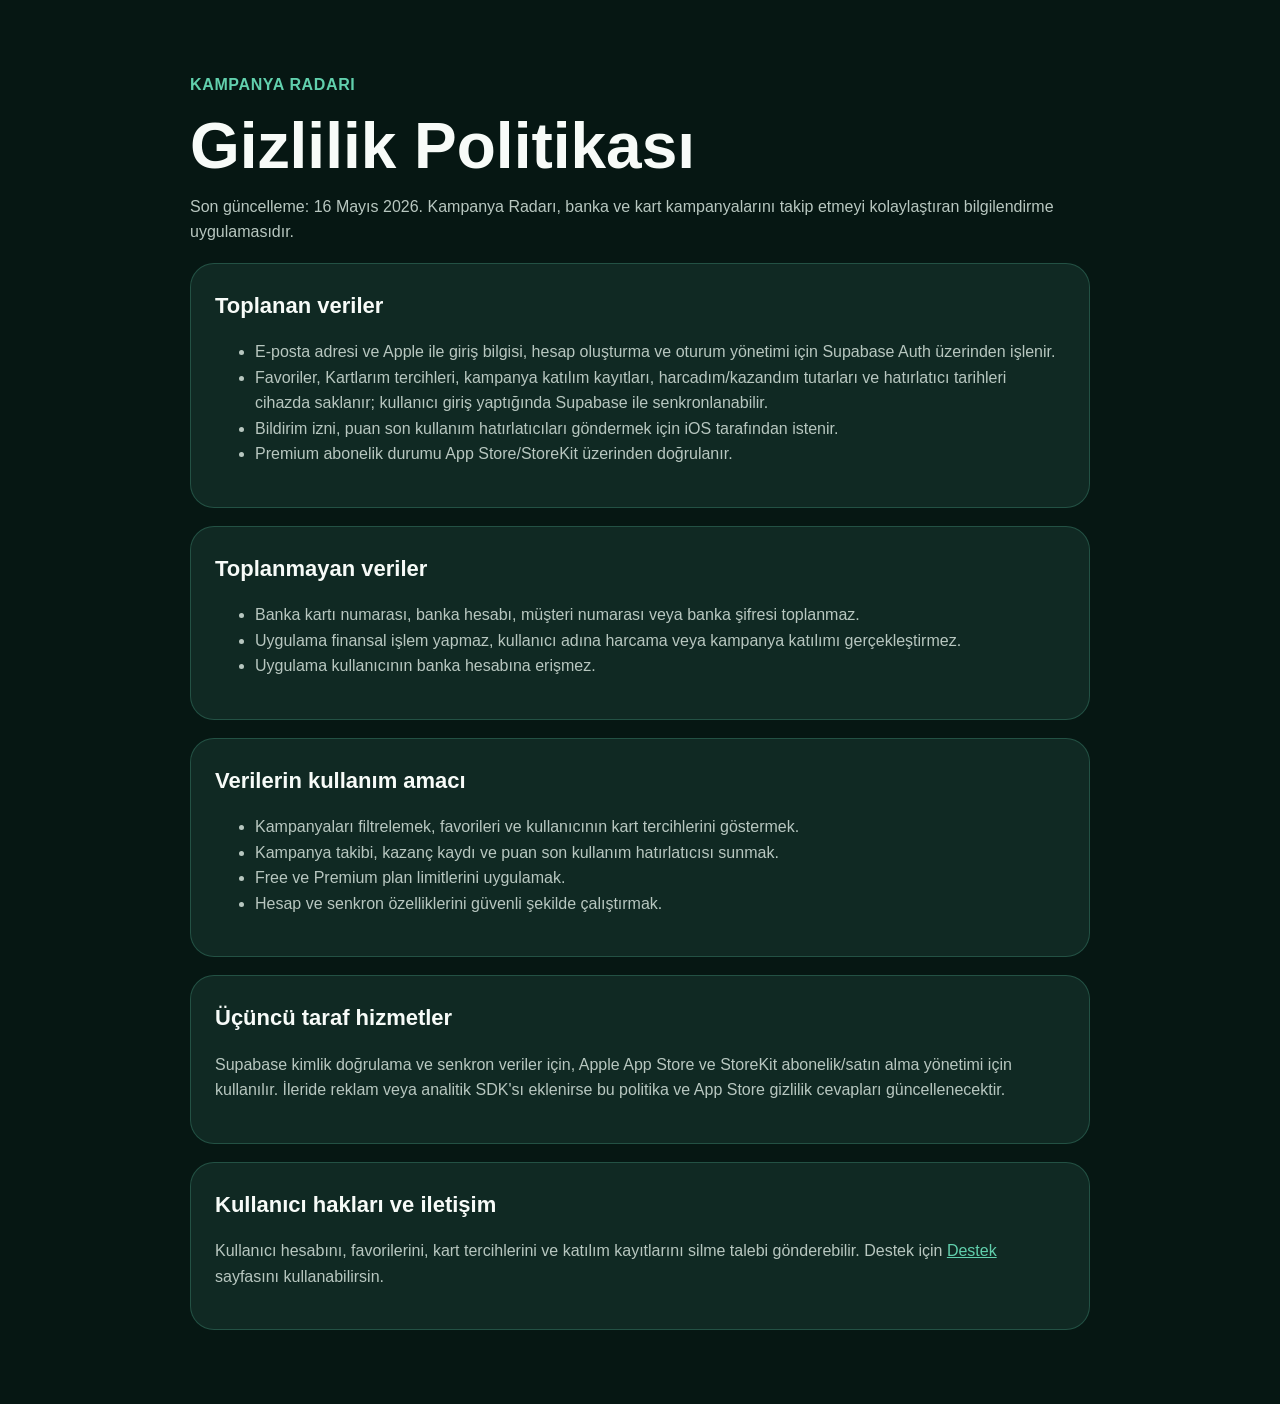
<file: privacy.html>
<!doctype html>
<html lang="tr">
<head>
  <meta charset="utf-8">
  <meta name="viewport" content="width=device-width, initial-scale=1">
  <title>Gizlilik Politikası | Kampanya Radarı</title>
  <style>
    :root { color-scheme: dark; --bg:#061713; --panel:#102923; --green:#61d0ad; --text:#f7fbf8; --muted:#b8c7c0; }
    body { margin:0; font-family:-apple-system,BlinkMacSystemFont,"Inter","Segoe UI",sans-serif; background:var(--bg); color:var(--text); line-height:1.6; }
    main { width:min(900px, calc(100% - 40px)); margin:0 auto; padding:56px 0; }
    h1 { font-size:clamp(34px,7vw,64px); line-height:1; margin:0 0 12px; }
    h2 { margin:0 0 10px; font-size:22px; }
    p, li { color:var(--muted); font-size:16px; }
    .eyebrow { color:var(--green); font-weight:800; letter-spacing:.04em; text-transform:uppercase; }
    section { background:var(--panel); border:1px solid rgba(97,208,173,.24); border-radius:24px; padding:24px; margin:18px 0; }
    a { color:var(--green); }
  </style>
</head>
<body>
  <main>
    <p class="eyebrow">Kampanya Radarı</p>
    <h1>Gizlilik Politikası</h1>
    <p>Son güncelleme: 16 Mayıs 2026. Kampanya Radarı, banka ve kart kampanyalarını takip etmeyi kolaylaştıran bilgilendirme uygulamasıdır.</p>

    <section>
      <h2>Toplanan veriler</h2>
      <ul>
        <li>E-posta adresi ve Apple ile giriş bilgisi, hesap oluşturma ve oturum yönetimi için Supabase Auth üzerinden işlenir.</li>
        <li>Favoriler, Kartlarım tercihleri, kampanya katılım kayıtları, harcadım/kazandım tutarları ve hatırlatıcı tarihleri cihazda saklanır; kullanıcı giriş yaptığında Supabase ile senkronlanabilir.</li>
        <li>Bildirim izni, puan son kullanım hatırlatıcıları göndermek için iOS tarafından istenir.</li>
        <li>Premium abonelik durumu App Store/StoreKit üzerinden doğrulanır.</li>
      </ul>
    </section>

    <section>
      <h2>Toplanmayan veriler</h2>
      <ul>
        <li>Banka kartı numarası, banka hesabı, müşteri numarası veya banka şifresi toplanmaz.</li>
        <li>Uygulama finansal işlem yapmaz, kullanıcı adına harcama veya kampanya katılımı gerçekleştirmez.</li>
        <li>Uygulama kullanıcının banka hesabına erişmez.</li>
      </ul>
    </section>

    <section>
      <h2>Verilerin kullanım amacı</h2>
      <ul>
        <li>Kampanyaları filtrelemek, favorileri ve kullanıcının kart tercihlerini göstermek.</li>
        <li>Kampanya takibi, kazanç kaydı ve puan son kullanım hatırlatıcısı sunmak.</li>
        <li>Free ve Premium plan limitlerini uygulamak.</li>
        <li>Hesap ve senkron özelliklerini güvenli şekilde çalıştırmak.</li>
      </ul>
    </section>

    <section>
      <h2>Üçüncü taraf hizmetler</h2>
      <p>Supabase kimlik doğrulama ve senkron veriler için, Apple App Store ve StoreKit abonelik/satın alma yönetimi için kullanılır. İleride reklam veya analitik SDK'sı eklenirse bu politika ve App Store gizlilik cevapları güncellenecektir.</p>
    </section>

    <section>
      <h2>Kullanıcı hakları ve iletişim</h2>
      <p>Kullanıcı hesabını, favorilerini, kart tercihlerini ve katılım kayıtlarını silme talebi gönderebilir. Destek için <a href="./support.html">Destek</a> sayfasını kullanabilirsin.</p>
    </section>
  </main>
</body>
</html>
</file>
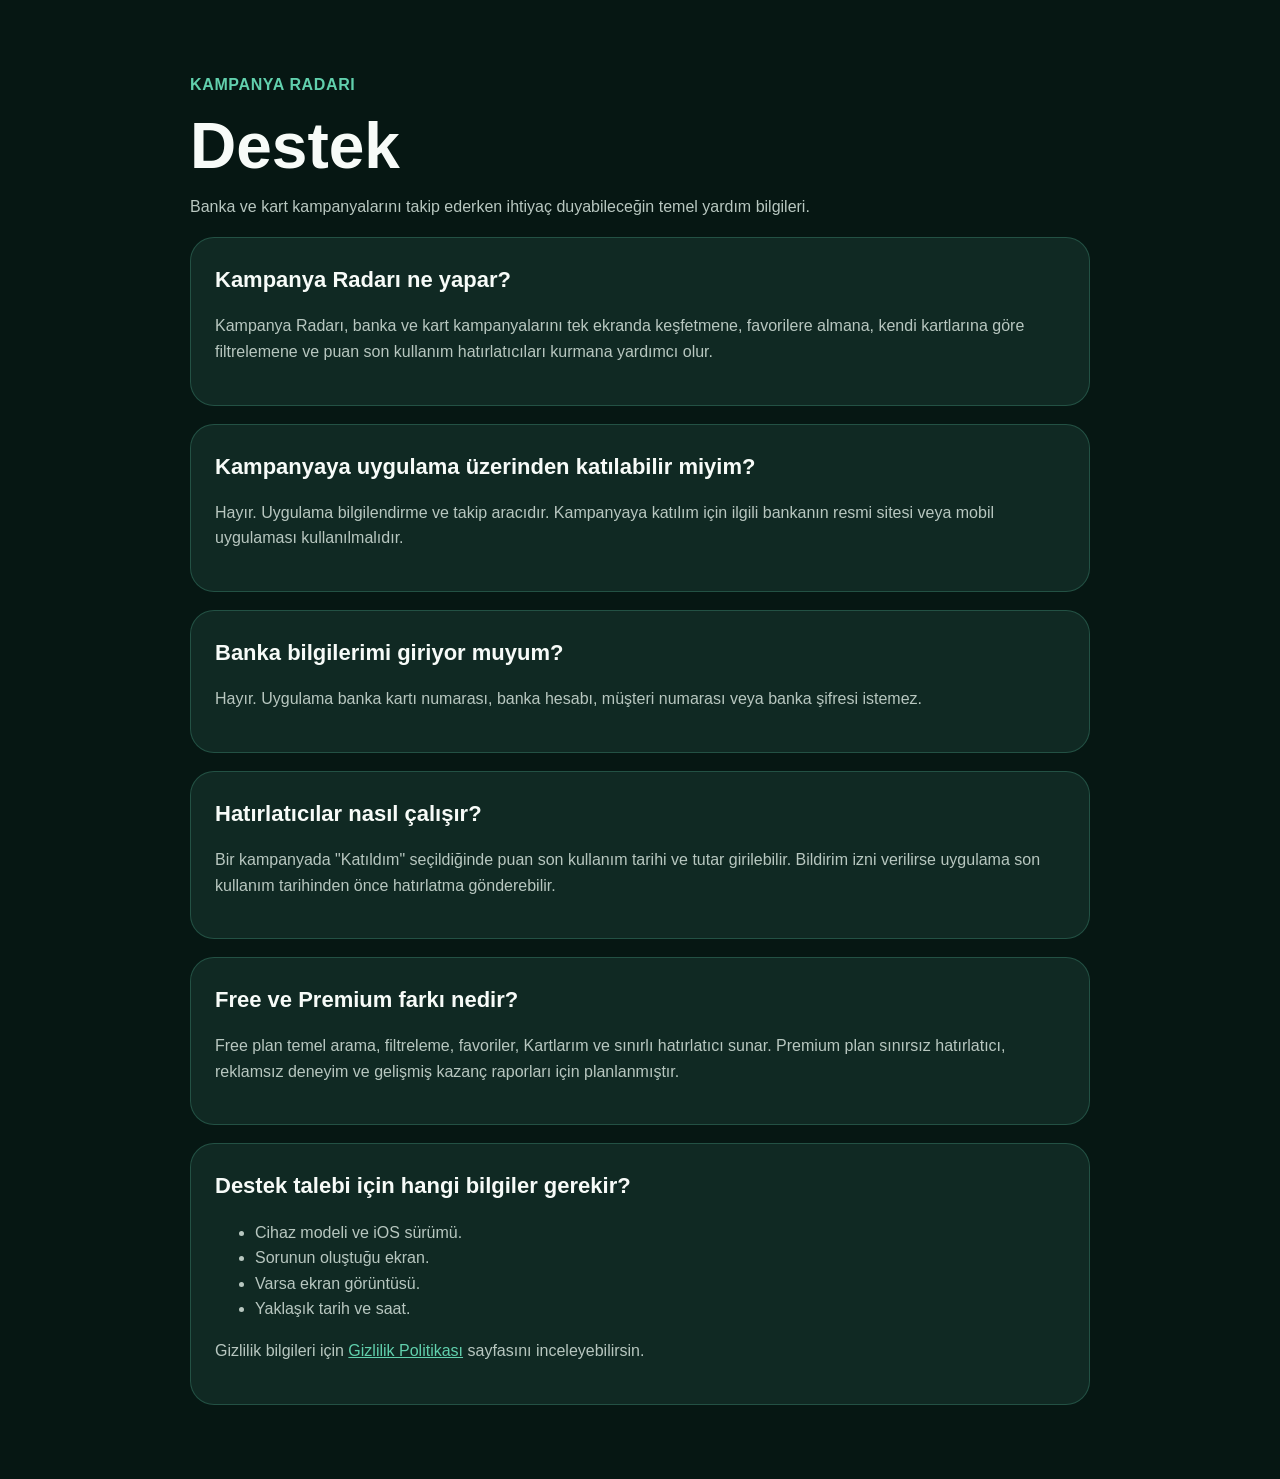
<file: support.html>
<!doctype html>
<html lang="tr">
<head>
  <meta charset="utf-8">
  <meta name="viewport" content="width=device-width, initial-scale=1">
  <title>Destek | Kampanya Radarı</title>
  <style>
    :root { color-scheme: dark; --bg:#061713; --panel:#102923; --green:#61d0ad; --text:#f7fbf8; --muted:#b8c7c0; }
    body { margin:0; font-family:-apple-system,BlinkMacSystemFont,"Inter","Segoe UI",sans-serif; background:var(--bg); color:var(--text); line-height:1.6; }
    main { width:min(900px, calc(100% - 40px)); margin:0 auto; padding:56px 0; }
    h1 { font-size:clamp(34px,7vw,64px); line-height:1; margin:0 0 12px; }
    h2 { margin:0 0 10px; font-size:22px; }
    p, li { color:var(--muted); font-size:16px; }
    .eyebrow { color:var(--green); font-weight:800; letter-spacing:.04em; text-transform:uppercase; }
    section { background:var(--panel); border:1px solid rgba(97,208,173,.24); border-radius:24px; padding:24px; margin:18px 0; }
    a { color:var(--green); }
  </style>
</head>
<body>
  <main>
    <p class="eyebrow">Kampanya Radarı</p>
    <h1>Destek</h1>
    <p>Banka ve kart kampanyalarını takip ederken ihtiyaç duyabileceğin temel yardım bilgileri.</p>

    <section>
      <h2>Kampanya Radarı ne yapar?</h2>
      <p>Kampanya Radarı, banka ve kart kampanyalarını tek ekranda keşfetmene, favorilere almana, kendi kartlarına göre filtrelemene ve puan son kullanım hatırlatıcıları kurmana yardımcı olur.</p>
    </section>

    <section>
      <h2>Kampanyaya uygulama üzerinden katılabilir miyim?</h2>
      <p>Hayır. Uygulama bilgilendirme ve takip aracıdır. Kampanyaya katılım için ilgili bankanın resmi sitesi veya mobil uygulaması kullanılmalıdır.</p>
    </section>

    <section>
      <h2>Banka bilgilerimi giriyor muyum?</h2>
      <p>Hayır. Uygulama banka kartı numarası, banka hesabı, müşteri numarası veya banka şifresi istemez.</p>
    </section>

    <section>
      <h2>Hatırlatıcılar nasıl çalışır?</h2>
      <p>Bir kampanyada "Katıldım" seçildiğinde puan son kullanım tarihi ve tutar girilebilir. Bildirim izni verilirse uygulama son kullanım tarihinden önce hatırlatma gönderebilir.</p>
    </section>

    <section>
      <h2>Free ve Premium farkı nedir?</h2>
      <p>Free plan temel arama, filtreleme, favoriler, Kartlarım ve sınırlı hatırlatıcı sunar. Premium plan sınırsız hatırlatıcı, reklamsız deneyim ve gelişmiş kazanç raporları için planlanmıştır.</p>
    </section>

    <section>
      <h2>Destek talebi için hangi bilgiler gerekir?</h2>
      <ul>
        <li>Cihaz modeli ve iOS sürümü.</li>
        <li>Sorunun oluştuğu ekran.</li>
        <li>Varsa ekran görüntüsü.</li>
        <li>Yaklaşık tarih ve saat.</li>
      </ul>
      <p>Gizlilik bilgileri için <a href="./privacy.html">Gizlilik Politikası</a> sayfasını inceleyebilirsin.</p>
    </section>
  </main>
</body>
</html>
</file>
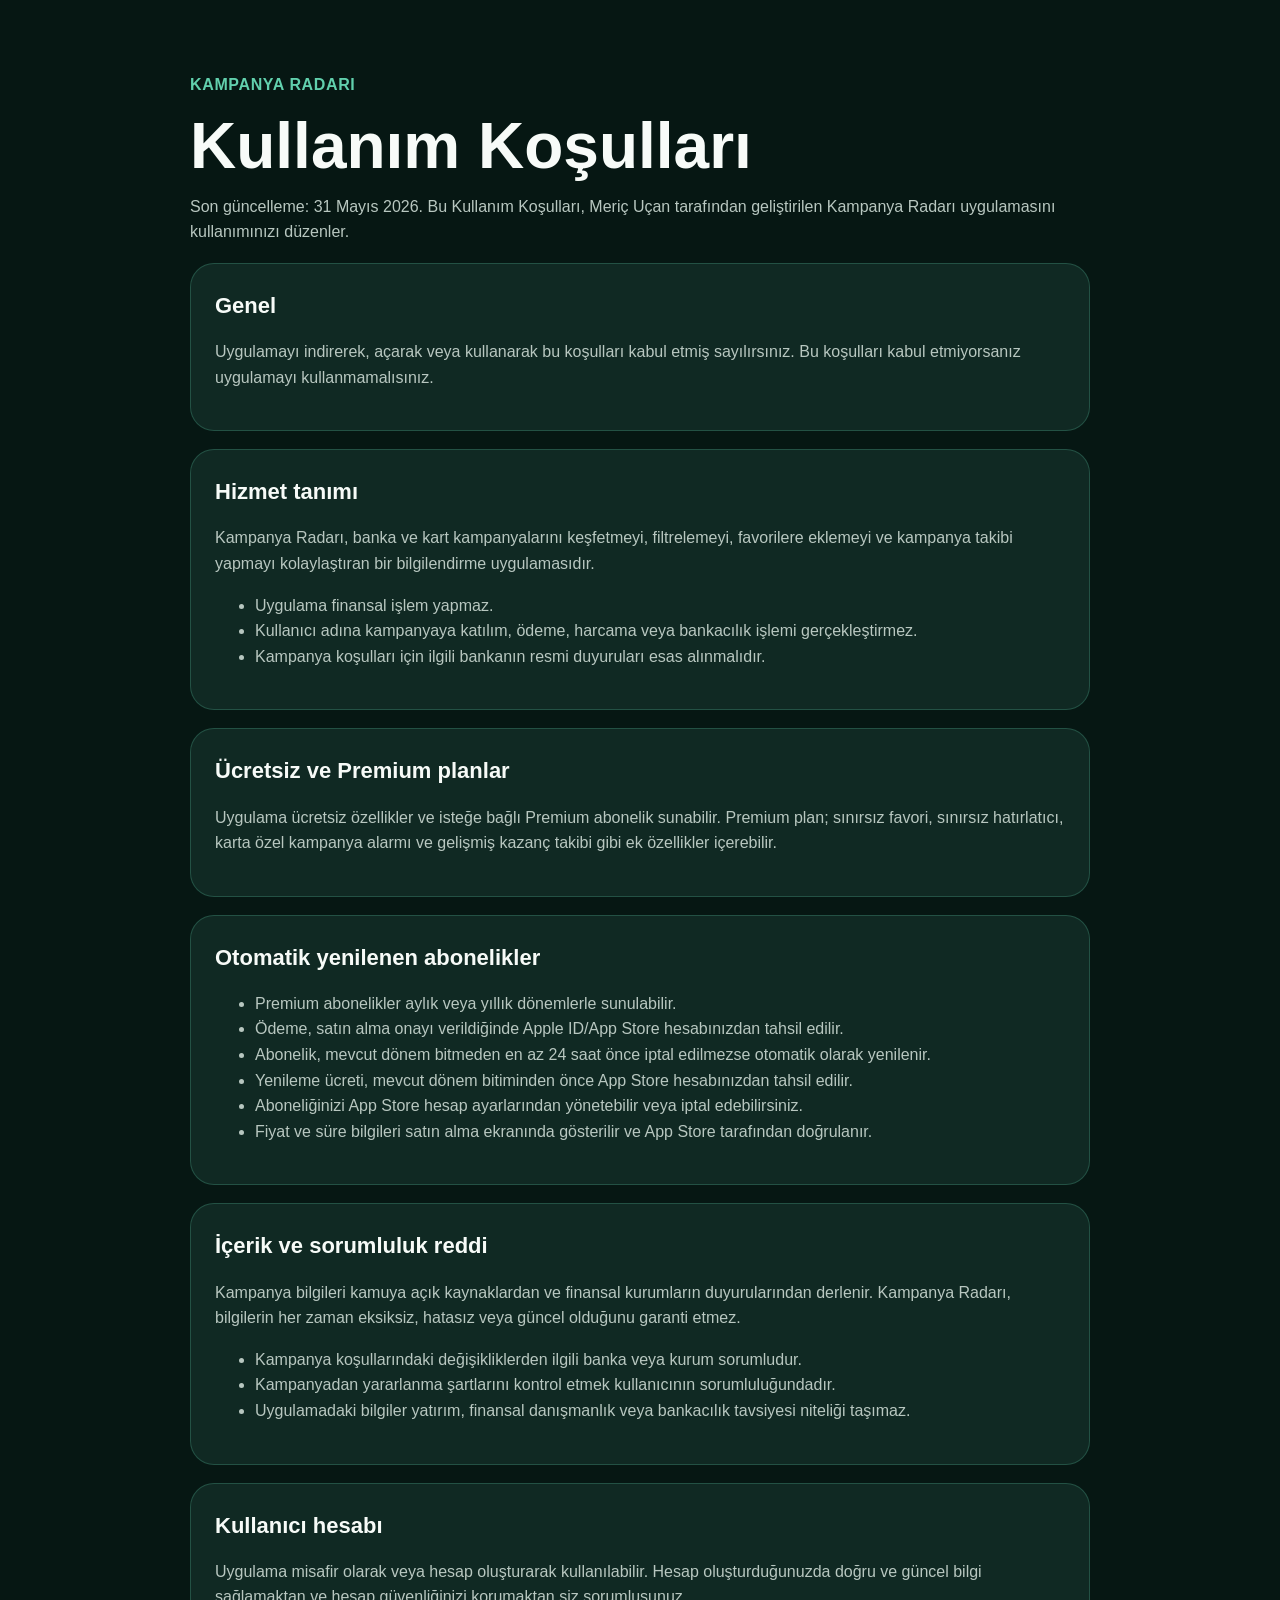
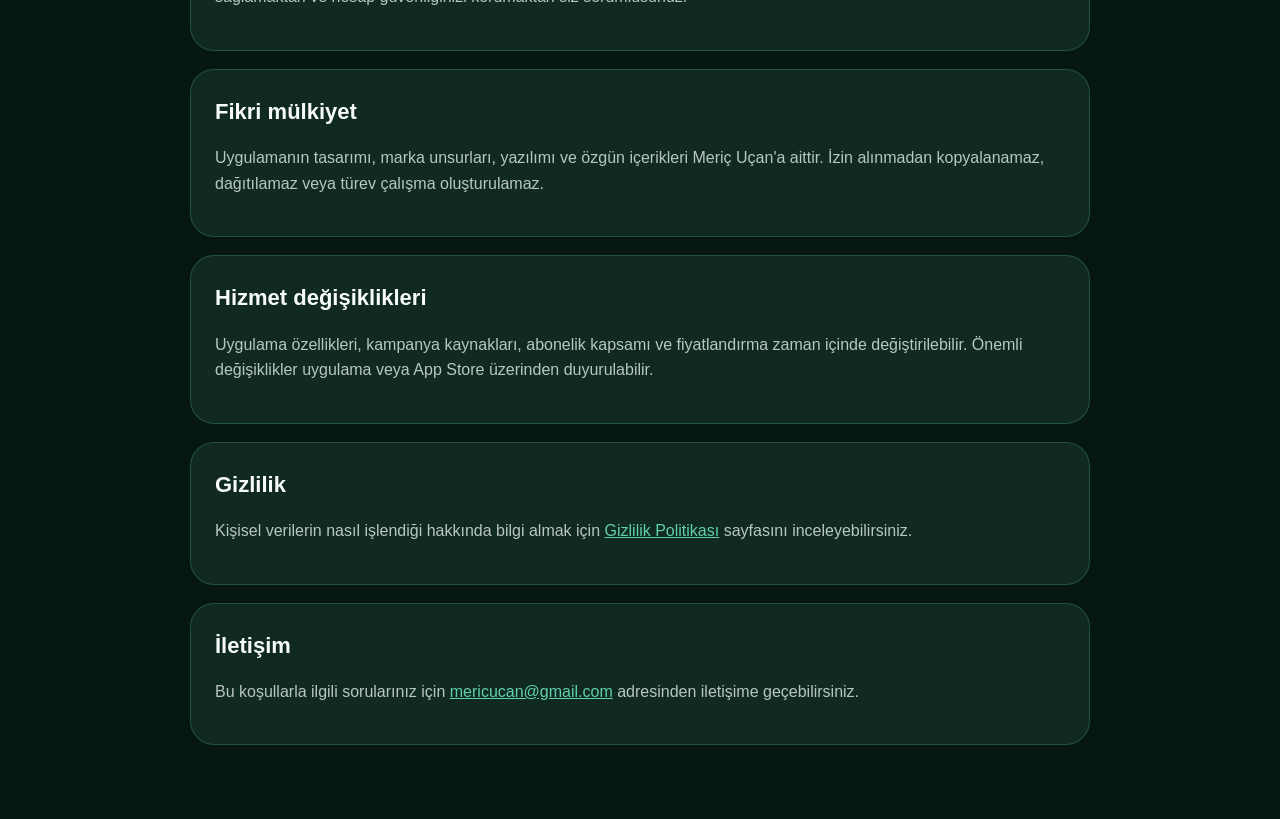
<file: terms.html>
<!doctype html>
<html lang="tr">
<head>
  <meta charset="utf-8">
  <meta name="viewport" content="width=device-width, initial-scale=1">
  <title>Kullanım Koşulları | Kampanya Radarı</title>
  <style>
    :root { color-scheme: dark; --bg:#061713; --panel:#102923; --green:#61d0ad; --text:#f7fbf8; --muted:#b8c7c0; }
    body { margin:0; font-family:-apple-system,BlinkMacSystemFont,"Inter","Segoe UI",sans-serif; background:var(--bg); color:var(--text); line-height:1.6; }
    main { width:min(900px, calc(100% - 40px)); margin:0 auto; padding:56px 0; }
    h1 { font-size:clamp(34px,7vw,64px); line-height:1; margin:0 0 12px; }
    h2 { margin:0 0 10px; font-size:22px; }
    p, li { color:var(--muted); font-size:16px; }
    .eyebrow { color:var(--green); font-weight:800; letter-spacing:.04em; text-transform:uppercase; }
    section { background:var(--panel); border:1px solid rgba(97,208,173,.24); border-radius:24px; padding:24px; margin:18px 0; }
    a { color:var(--green); }
  </style>
</head>
<body>
  <main>
    <p class="eyebrow">Kampanya Radarı</p>
    <h1>Kullanım Koşulları</h1>
    <p>Son güncelleme: 31 Mayıs 2026. Bu Kullanım Koşulları, Meriç Uçan tarafından geliştirilen Kampanya Radarı uygulamasını kullanımınızı düzenler.</p>

    <section>
      <h2>Genel</h2>
      <p>Uygulamayı indirerek, açarak veya kullanarak bu koşulları kabul etmiş sayılırsınız. Bu koşulları kabul etmiyorsanız uygulamayı kullanmamalısınız.</p>
    </section>

    <section>
      <h2>Hizmet tanımı</h2>
      <p>Kampanya Radarı, banka ve kart kampanyalarını keşfetmeyi, filtrelemeyi, favorilere eklemeyi ve kampanya takibi yapmayı kolaylaştıran bir bilgilendirme uygulamasıdır.</p>
      <ul>
        <li>Uygulama finansal işlem yapmaz.</li>
        <li>Kullanıcı adına kampanyaya katılım, ödeme, harcama veya bankacılık işlemi gerçekleştirmez.</li>
        <li>Kampanya koşulları için ilgili bankanın resmi duyuruları esas alınmalıdır.</li>
      </ul>
    </section>

    <section>
      <h2>Ücretsiz ve Premium planlar</h2>
      <p>Uygulama ücretsiz özellikler ve isteğe bağlı Premium abonelik sunabilir. Premium plan; sınırsız favori, sınırsız hatırlatıcı, karta özel kampanya alarmı ve gelişmiş kazanç takibi gibi ek özellikler içerebilir.</p>
    </section>

    <section>
      <h2>Otomatik yenilenen abonelikler</h2>
      <ul>
        <li>Premium abonelikler aylık veya yıllık dönemlerle sunulabilir.</li>
        <li>Ödeme, satın alma onayı verildiğinde Apple ID/App Store hesabınızdan tahsil edilir.</li>
        <li>Abonelik, mevcut dönem bitmeden en az 24 saat önce iptal edilmezse otomatik olarak yenilenir.</li>
        <li>Yenileme ücreti, mevcut dönem bitiminden önce App Store hesabınızdan tahsil edilir.</li>
        <li>Aboneliğinizi App Store hesap ayarlarından yönetebilir veya iptal edebilirsiniz.</li>
        <li>Fiyat ve süre bilgileri satın alma ekranında gösterilir ve App Store tarafından doğrulanır.</li>
      </ul>
    </section>

    <section>
      <h2>İçerik ve sorumluluk reddi</h2>
      <p>Kampanya bilgileri kamuya açık kaynaklardan ve finansal kurumların duyurularından derlenir. Kampanya Radarı, bilgilerin her zaman eksiksiz, hatasız veya güncel olduğunu garanti etmez.</p>
      <ul>
        <li>Kampanya koşullarındaki değişikliklerden ilgili banka veya kurum sorumludur.</li>
        <li>Kampanyadan yararlanma şartlarını kontrol etmek kullanıcının sorumluluğundadır.</li>
        <li>Uygulamadaki bilgiler yatırım, finansal danışmanlık veya bankacılık tavsiyesi niteliği taşımaz.</li>
      </ul>
    </section>

    <section>
      <h2>Kullanıcı hesabı</h2>
      <p>Uygulama misafir olarak veya hesap oluşturarak kullanılabilir. Hesap oluşturduğunuzda doğru ve güncel bilgi sağlamaktan ve hesap güvenliğinizi korumaktan siz sorumlusunuz.</p>
    </section>

    <section>
      <h2>Fikri mülkiyet</h2>
      <p>Uygulamanın tasarımı, marka unsurları, yazılımı ve özgün içerikleri Meriç Uçan'a aittir. İzin alınmadan kopyalanamaz, dağıtılamaz veya türev çalışma oluşturulamaz.</p>
    </section>

    <section>
      <h2>Hizmet değişiklikleri</h2>
      <p>Uygulama özellikleri, kampanya kaynakları, abonelik kapsamı ve fiyatlandırma zaman içinde değiştirilebilir. Önemli değişiklikler uygulama veya App Store üzerinden duyurulabilir.</p>
    </section>

    <section>
      <h2>Gizlilik</h2>
      <p>Kişisel verilerin nasıl işlendiği hakkında bilgi almak için <a href="./privacy.html">Gizlilik Politikası</a> sayfasını inceleyebilirsiniz.</p>
    </section>

    <section>
      <h2>İletişim</h2>
      <p>Bu koşullarla ilgili sorularınız için <a href="mailto:mericucan@gmail.com">mericucan@gmail.com</a> adresinden iletişime geçebilirsiniz.</p>
    </section>
  </main>
</body>
</html>
</file>
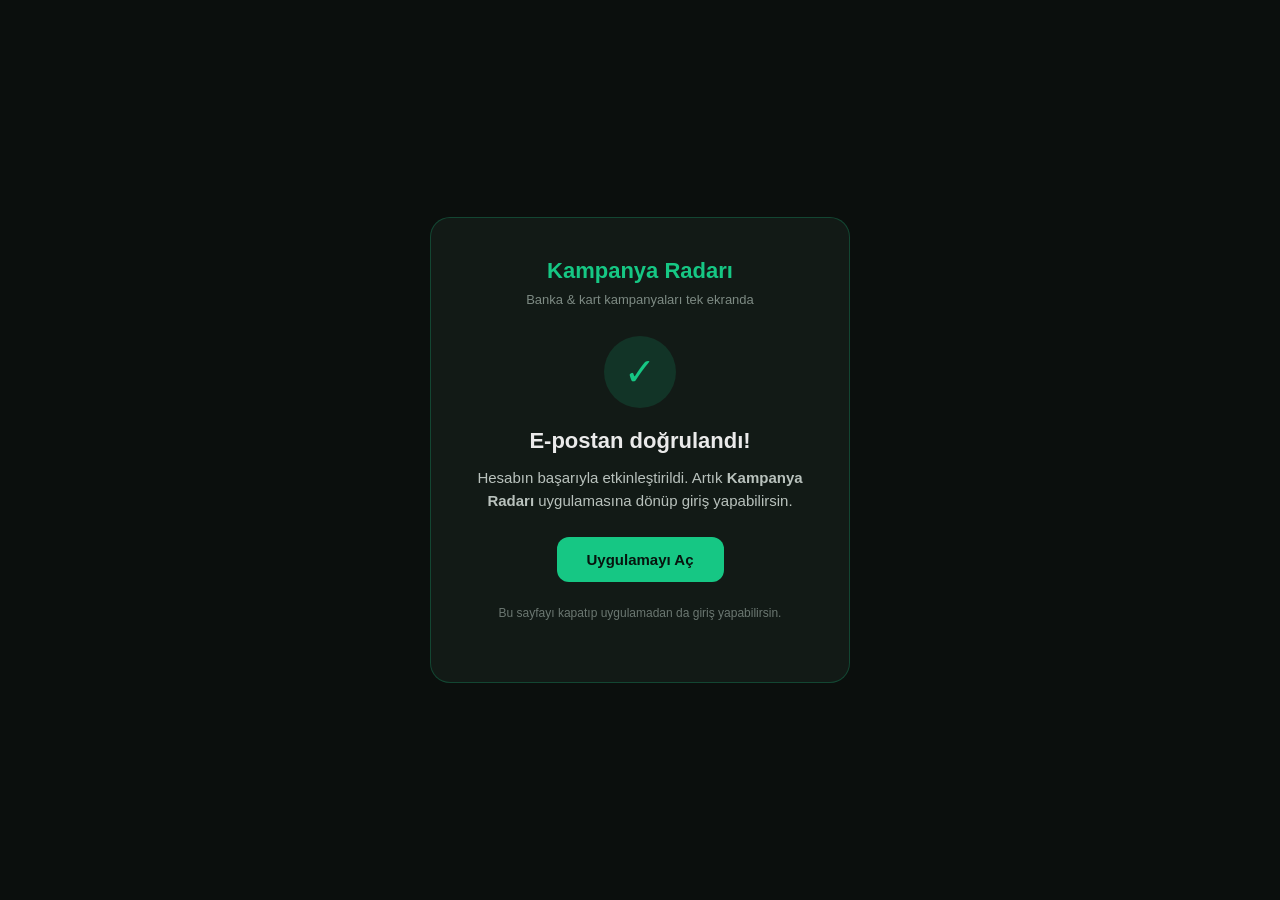
<file: docs/auth-confirmed.html>
<!DOCTYPE html>
<html lang="tr">
<head>
  <meta charset="UTF-8" />
  <meta name="viewport" content="width=device-width, initial-scale=1.0" />
  <title>Kampanya Radarı — Hesap Bağlantısı</title>
  <style>
    :root { color-scheme: dark; }
    * { box-sizing: border-box; }
    body {
      margin: 0; min-height: 100vh; display: flex; align-items: center; justify-content: center;
      background: #0B0F0D; color: #EAEAEA;
      font-family: -apple-system, BlinkMacSystemFont, "Segoe UI", Roboto, Arial, sans-serif;
      padding: 24px;
    }
    .card {
      max-width: 420px; width: 100%; text-align: center;
      background: #121A16; border: 1px solid rgba(22,199,132,0.25);
      border-radius: 20px; padding: 36px 28px;
    }
    .brand { color: #16C784; font-size: 22px; font-weight: 800; margin: 0 0 2px; }
    .tagline { color: #7d8a83; font-size: 13px; margin: 0 0 26px; }
    .check {
      width: 72px; height: 72px; margin: 0 auto 20px; border-radius: 50%;
      background: rgba(22,199,132,0.15); display: flex; align-items: center; justify-content: center;
      font-size: 38px; color: #16C784;
    }
    h1 { font-size: 22px; margin: 0 0 12px; }
    p { font-size: 15px; line-height: 1.55; color: #b9c2bd; margin: 0 0 24px; }
    .btn {
      display: inline-block; background: #16C784; color: #07140E; text-decoration: none;
      font-weight: 700; font-size: 15px; padding: 14px 30px; border-radius: 12px;
    }
    .small { font-size: 12px; color: #6b7771; margin-top: 22px; }
  </style>
</head>
<body>
  <div class="card">
    <p class="brand">Kampanya Radarı</p>
    <p class="tagline">Banka & kart kampanyaları tek ekranda</p>
    <div class="check">✓</div>
    <h1 id="title">E-postan doğrulandı!</h1>
    <p id="message">Hesabın başarıyla etkinleştirildi. Artık <strong>Kampanya Radarı</strong> uygulamasına dönüp giriş yapabilirsin.</p>
    <a id="open-app" class="btn" href="kampanyaradari://auth-callback">Uygulamayı Aç</a>
    <p id="hint" class="small">Bu sayfayı kapatıp uygulamadan da giriş yapabilirsin.</p>
  </div>
  <script>
    (function () {
      var hash = window.location.hash || "";
      var search = window.location.search || "";
      var rawParams = hash ? hash.slice(1) : search.slice(1);
      var params = new URLSearchParams(rawParams);
      var type = params.get("type");
      var hasAccessToken = params.has("access_token") || params.has("token");
      var isRecovery = type === "recovery" || (!type && hasAccessToken);
      var openApp = document.getElementById("open-app");
      var title = document.getElementById("title");
      var message = document.getElementById("message");
      var hint = document.getElementById("hint");

      if (isRecovery && !type) {
        params.set("type", "recovery");
      }

      if (isRecovery) {
        var prefix = hash ? "#" : "?";
        openApp.href = "kampanyaradari://auth-callback" + prefix + params.toString();
      } else if (type === "signup") {
        openApp.href = "kampanyaradari://auth-callback?type=signup";
      }

      if (isRecovery) {
        document.title = "Kampanya Radarı — Şifre Sıfırlama";
        title.textContent = "Şifre sıfırlama bağlantısı hazır";
        message.innerHTML = "Yeni şifreni belirlemek için <strong>Kampanya Radarı</strong> uygulamasına dön.";
        hint.textContent = "Uygulama açılmazsa bu sayfayı kapatıp maildeki bağlantıyı tekrar deneyebilirsin.";
      } else if (type === "signup") {
        document.title = "Kampanya Radarı — E-posta Doğrulandı";
      }
    }());
  </script>
</body>
</html>
</file>
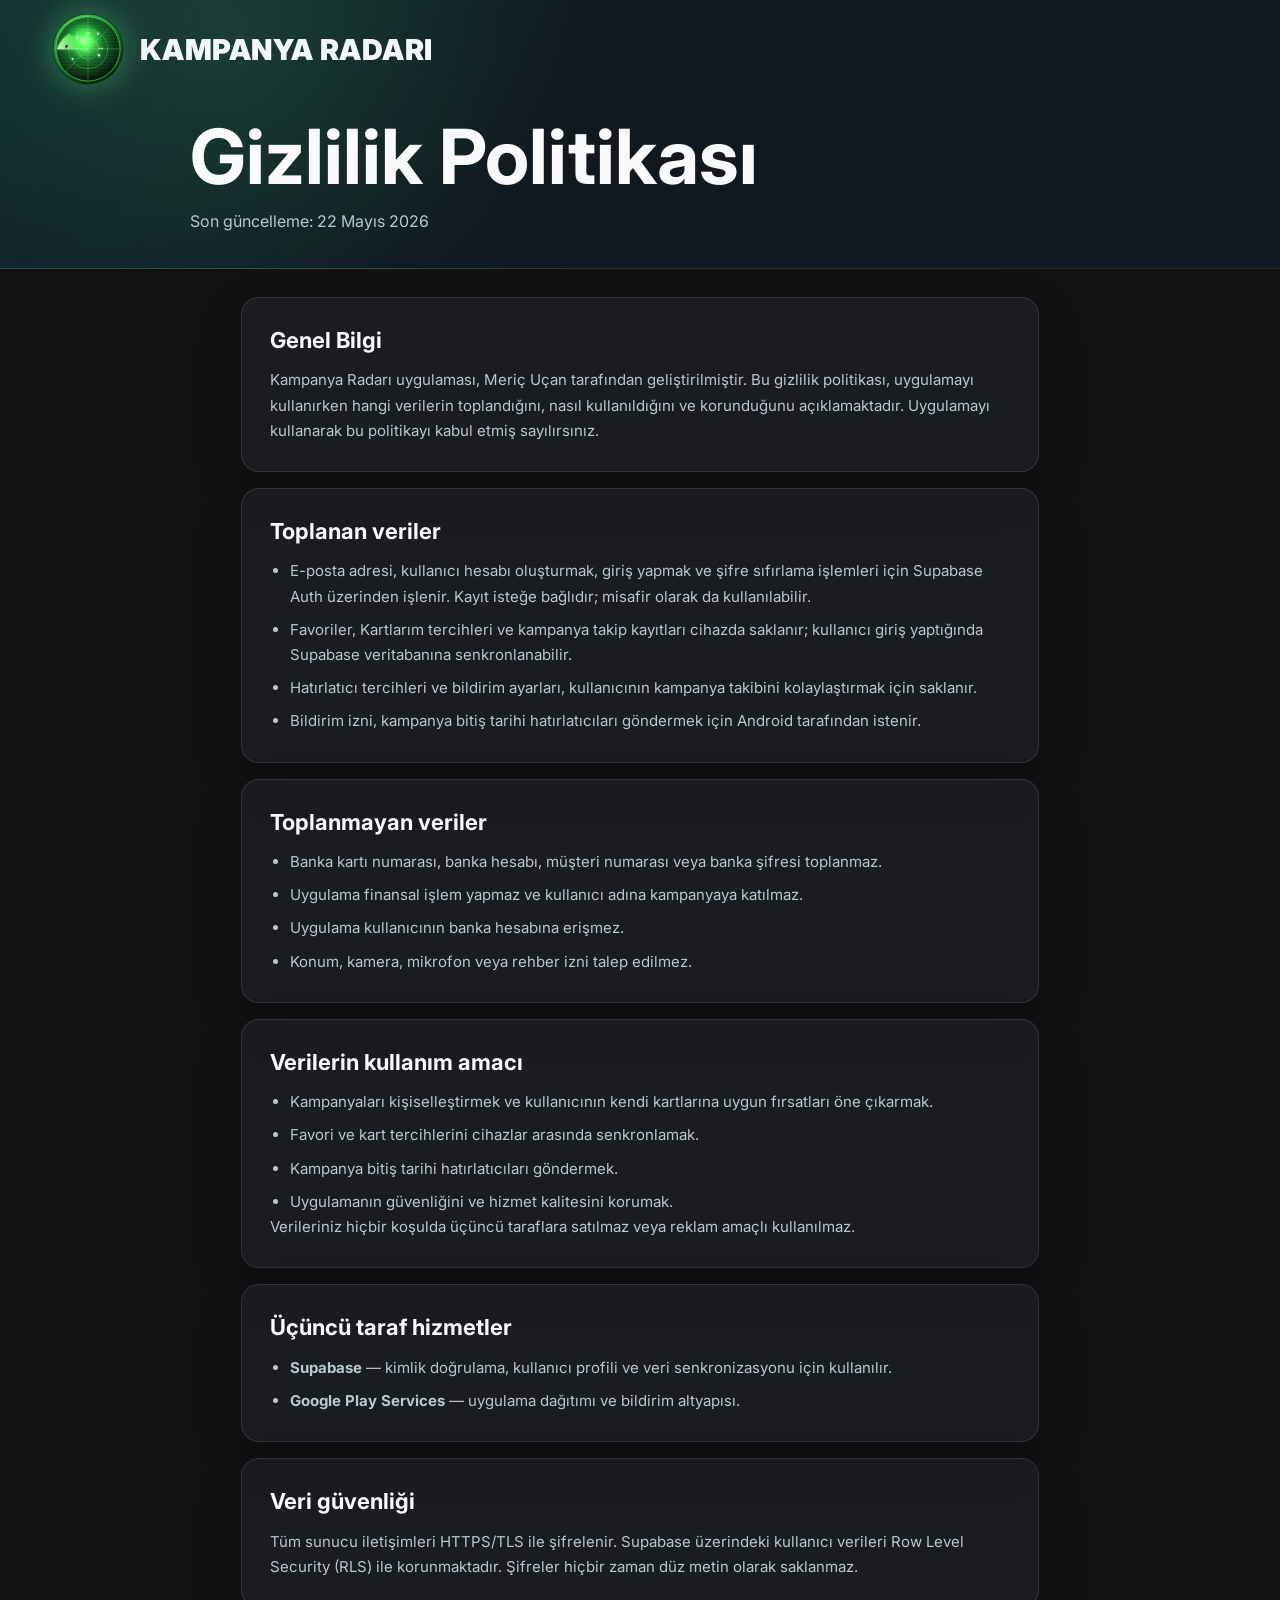
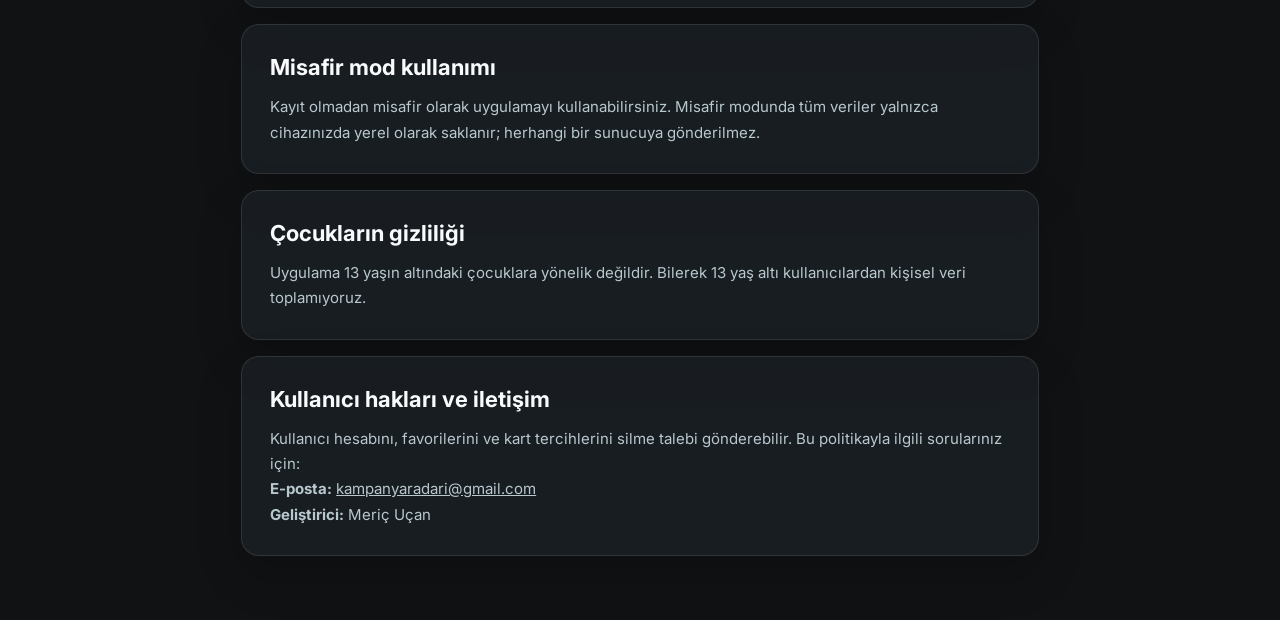
<file: docs/privacy.html>
<!doctype html>
<html lang="tr">
<head>
  <meta charset="utf-8">
  <meta name="viewport" content="width=device-width, initial-scale=1">
  <title>Gizlilik Politikası | Kampanya Radarı</title>
  <link rel="preconnect" href="https://fonts.googleapis.com">
  <link rel="preconnect" href="https://fonts.gstatic.com" crossorigin>
  <link href="https://fonts.googleapis.com/css2?family=Inter:wght@400;500;600&display=swap" rel="stylesheet">
  <link rel="icon" type="image/svg+xml" href="./assets/radar-logo.svg">
  <link rel="stylesheet" href="./assets/styles.css">
</head>
<body class="legal-page">
  <header class="legal-hero">
    <nav class="nav top-bar">
      <a class="brand" href="./" aria-label="Kampanya Radarı ana sayfa">
        <img class="brand-logo" src="./assets/radar-logo.svg" width="42" height="42" alt="" aria-hidden="true">
        <span>KAMPANYA RADARI</span>
      </a>
    </nav>
    <div class="legal-title">
      <h1>Gizlilik Politikası</h1>
      <p>Son güncelleme: 22 Mayıs 2026</p>
    </div>
  </header>

  <main class="legal-main">
    <section class="legal-card">
      <h2>Genel Bilgi</h2>
      <p>Kampanya Radarı uygulaması, Meriç Uçan tarafından geliştirilmiştir. Bu gizlilik politikası, uygulamayı kullanırken hangi verilerin toplandığını, nasıl kullanıldığını ve korunduğunu açıklamaktadır. Uygulamayı kullanarak bu politikayı kabul etmiş sayılırsınız.</p>
    </section>

    <section class="legal-card">
      <h2>Toplanan veriler</h2>
      <ul>
        <li>E-posta adresi, kullanıcı hesabı oluşturmak, giriş yapmak ve şifre sıfırlama işlemleri için Supabase Auth üzerinden işlenir. Kayıt isteğe bağlıdır; misafir olarak da kullanılabilir.</li>
        <li>Favoriler, Kartlarım tercihleri ve kampanya takip kayıtları cihazda saklanır; kullanıcı giriş yaptığında Supabase veritabanına senkronlanabilir.</li>
        <li>Hatırlatıcı tercihleri ve bildirim ayarları, kullanıcının kampanya takibini kolaylaştırmak için saklanır.</li>
        <li>Bildirim izni, kampanya bitiş tarihi hatırlatıcıları göndermek için Android tarafından istenir.</li>
      </ul>
    </section>

    <section class="legal-card">
      <h2>Toplanmayan veriler</h2>
      <ul>
        <li>Banka kartı numarası, banka hesabı, müşteri numarası veya banka şifresi toplanmaz.</li>
        <li>Uygulama finansal işlem yapmaz ve kullanıcı adına kampanyaya katılmaz.</li>
        <li>Uygulama kullanıcının banka hesabına erişmez.</li>
        <li>Konum, kamera, mikrofon veya rehber izni talep edilmez.</li>
      </ul>
    </section>

    <section class="legal-card">
      <h2>Verilerin kullanım amacı</h2>
      <ul>
        <li>Kampanyaları kişiselleştirmek ve kullanıcının kendi kartlarına uygun fırsatları öne çıkarmak.</li>
        <li>Favori ve kart tercihlerini cihazlar arasında senkronlamak.</li>
        <li>Kampanya bitiş tarihi hatırlatıcıları göndermek.</li>
        <li>Uygulamanın güvenliğini ve hizmet kalitesini korumak.</li>
      </ul>
      <p>Verileriniz hiçbir koşulda üçüncü taraflara satılmaz veya reklam amaçlı kullanılmaz.</p>
    </section>

    <section class="legal-card">
      <h2>Üçüncü taraf hizmetler</h2>
      <ul>
        <li><strong>Supabase</strong> — kimlik doğrulama, kullanıcı profili ve veri senkronizasyonu için kullanılır.</li>
        <li><strong>Google Play Services</strong> — uygulama dağıtımı ve bildirim altyapısı.</li>
      </ul>
    </section>

    <section class="legal-card">
      <h2>Veri güvenliği</h2>
      <p>Tüm sunucu iletişimleri HTTPS/TLS ile şifrelenir. Supabase üzerindeki kullanıcı verileri Row Level Security (RLS) ile korunmaktadır. Şifreler hiçbir zaman düz metin olarak saklanmaz.</p>
    </section>

    <section class="legal-card">
      <h2>Misafir mod kullanımı</h2>
      <p>Kayıt olmadan misafir olarak uygulamayı kullanabilirsiniz. Misafir modunda tüm veriler yalnızca cihazınızda yerel olarak saklanır; herhangi bir sunucuya gönderilmez.</p>
    </section>

    <section class="legal-card">
      <h2>Çocukların gizliliği</h2>
      <p>Uygulama 13 yaşın altındaki çocuklara yönelik değildir. Bilerek 13 yaş altı kullanıcılardan kişisel veri toplamıyoruz.</p>
    </section>

    <section class="legal-card">
      <h2>Kullanıcı hakları ve iletişim</h2>
      <p>Kullanıcı hesabını, favorilerini ve kart tercihlerini silme talebi gönderebilir. Bu politikayla ilgili sorularınız için:</p>
      <p><strong>E-posta:</strong> <a href="mailto:kampanyaradari@gmail.com">kampanyaradari@gmail.com</a></p>
      <p><strong>Geliştirici:</strong> Meriç Uçan</p>
    </section>
  </main>
</body>
</html>
</file>
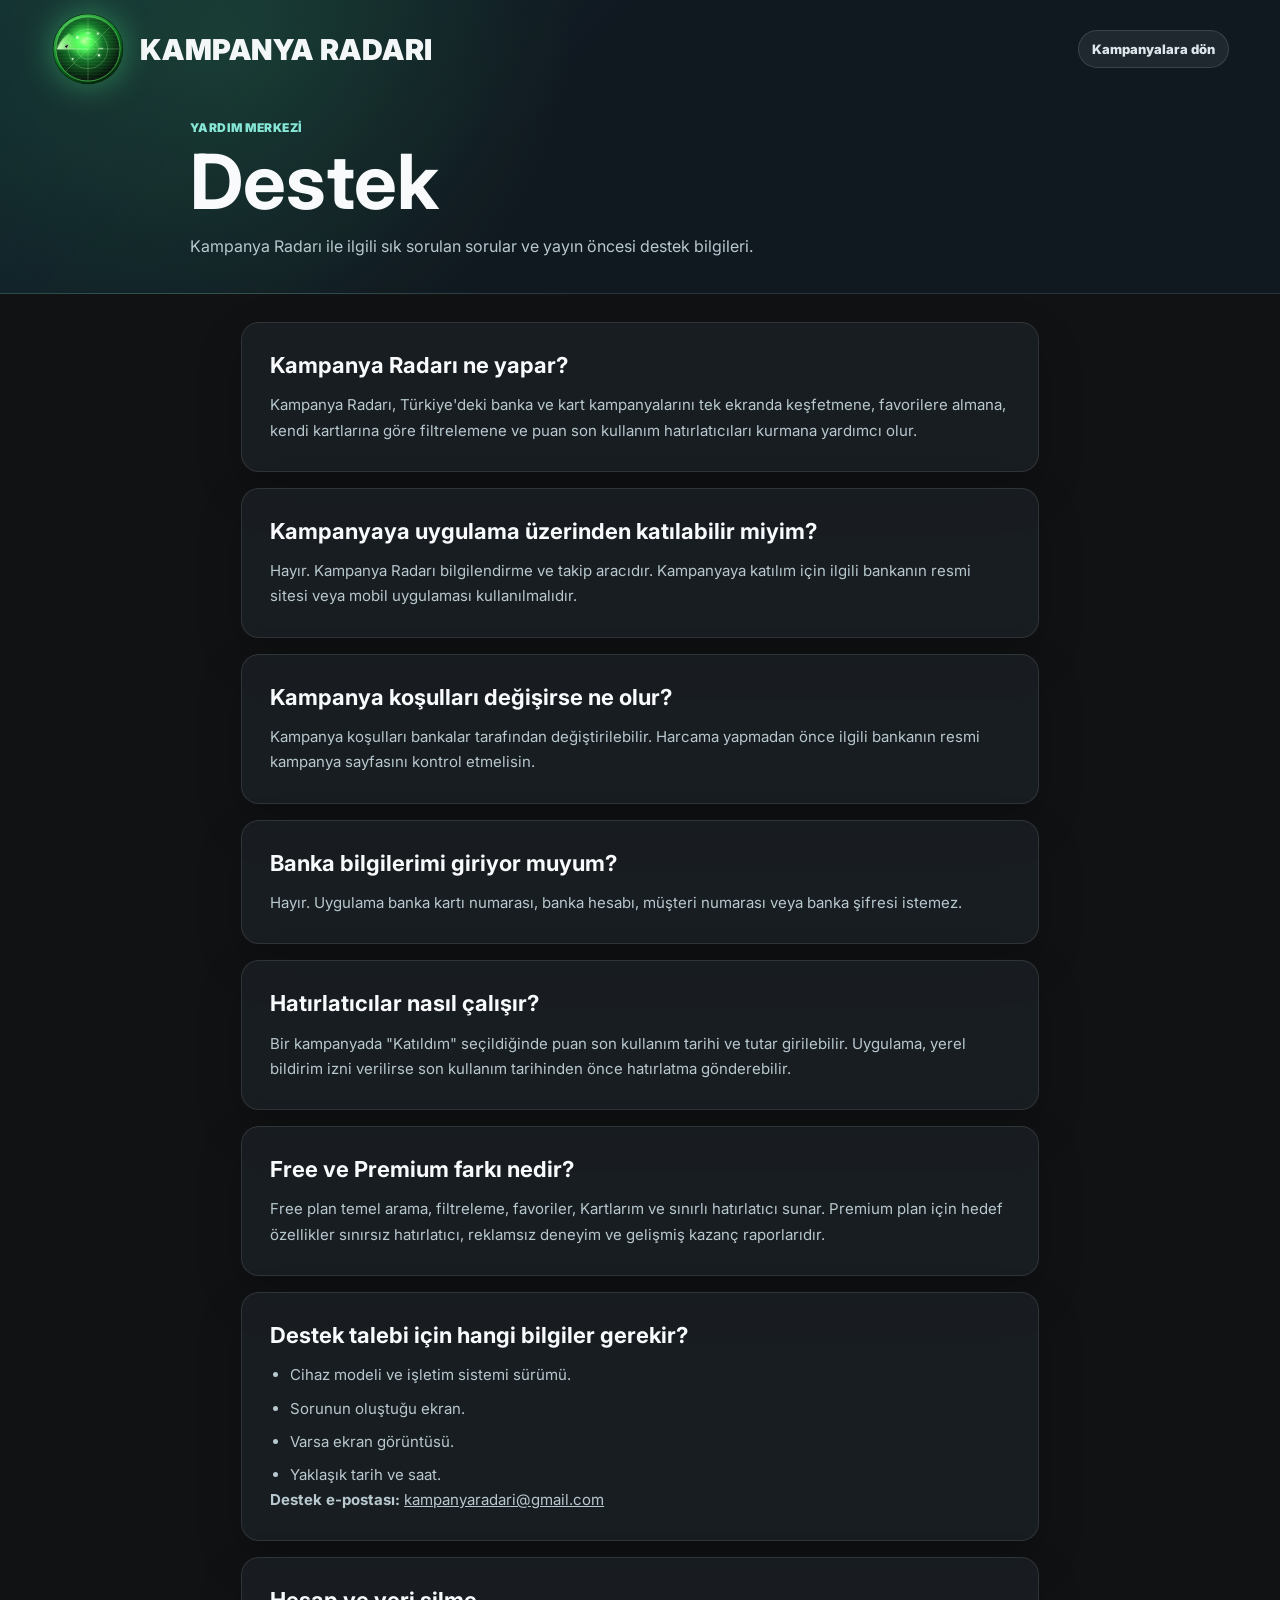
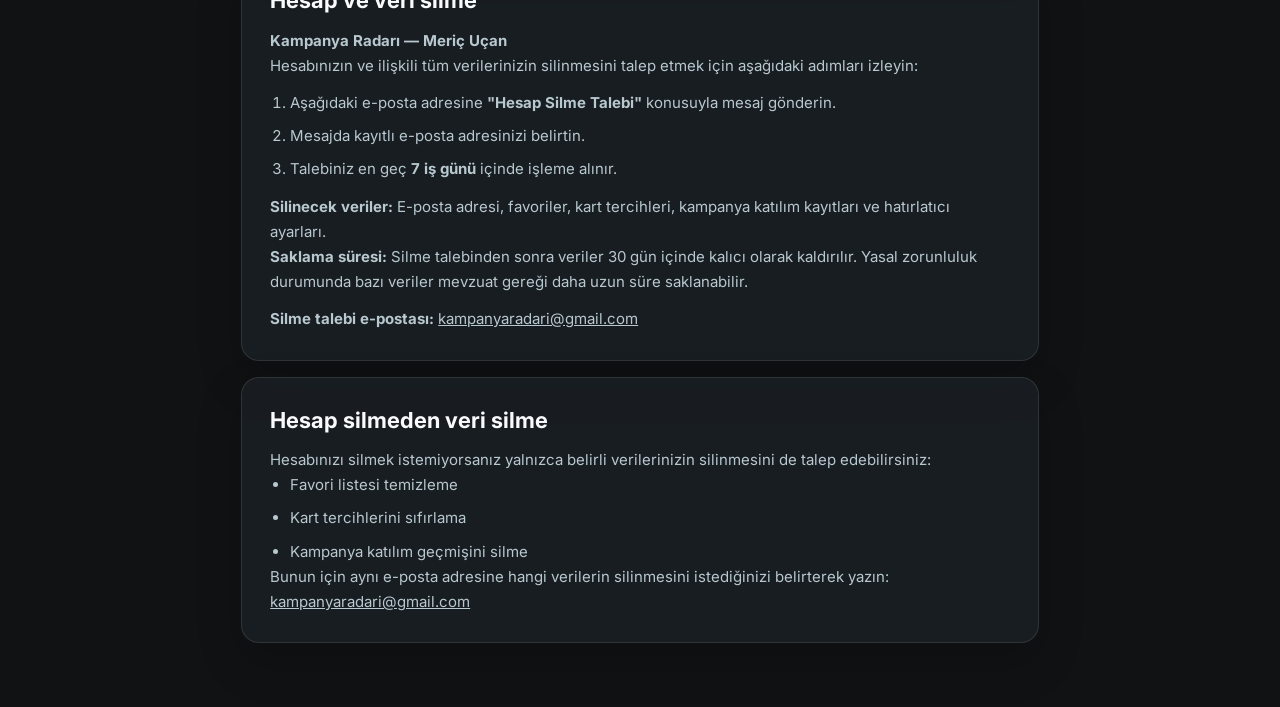
<file: docs/support.html>
<!doctype html>
<html lang="tr">
<head>
  <meta charset="utf-8">
  <meta name="viewport" content="width=device-width, initial-scale=1">
  <title>Destek | Kampanya Radarı</title>
  <link rel="preconnect" href="https://fonts.googleapis.com">
  <link rel="preconnect" href="https://fonts.gstatic.com" crossorigin>
  <link href="https://fonts.googleapis.com/css2?family=Inter:wght@400;500;600&display=swap" rel="stylesheet">
  <link rel="icon" type="image/svg+xml" href="./assets/radar-logo.svg">
  <link rel="stylesheet" href="./assets/styles.css">
</head>
<body class="legal-page">
  <header class="legal-hero">
    <nav class="nav top-bar">
      <a class="brand" href="./" aria-label="Kampanya Radarı ana sayfa">
        <img class="brand-logo" src="./assets/radar-logo.svg" width="42" height="42" alt="" aria-hidden="true">
        <span>KAMPANYA RADARI</span>
      </a>
      <a class="legal-back" href="./">Kampanyalara dön</a>
    </nav>
    <div class="legal-title">
      <span>Yardım merkezi</span>
      <h1>Destek</h1>
      <p>Kampanya Radarı ile ilgili sık sorulan sorular ve yayın öncesi destek bilgileri.</p>
    </div>
  </header>

  <main class="legal-main">
    <section class="legal-card">
      <h2>Kampanya Radarı ne yapar?</h2>
      <p>Kampanya Radarı, Türkiye'deki banka ve kart kampanyalarını tek ekranda keşfetmene, favorilere almana, kendi kartlarına göre filtrelemene ve puan son kullanım hatırlatıcıları kurmana yardımcı olur.</p>
    </section>

    <section class="legal-card">
      <h2>Kampanyaya uygulama üzerinden katılabilir miyim?</h2>
      <p>Hayır. Kampanya Radarı bilgilendirme ve takip aracıdır. Kampanyaya katılım için ilgili bankanın resmi sitesi veya mobil uygulaması kullanılmalıdır.</p>
    </section>

    <section class="legal-card">
      <h2>Kampanya koşulları değişirse ne olur?</h2>
      <p>Kampanya koşulları bankalar tarafından değiştirilebilir. Harcama yapmadan önce ilgili bankanın resmi kampanya sayfasını kontrol etmelisin.</p>
    </section>

    <section class="legal-card">
      <h2>Banka bilgilerimi giriyor muyum?</h2>
      <p>Hayır. Uygulama banka kartı numarası, banka hesabı, müşteri numarası veya banka şifresi istemez.</p>
    </section>

    <section class="legal-card">
      <h2>Hatırlatıcılar nasıl çalışır?</h2>
      <p>Bir kampanyada "Katıldım" seçildiğinde puan son kullanım tarihi ve tutar girilebilir. Uygulama, yerel bildirim izni verilirse son kullanım tarihinden önce hatırlatma gönderebilir.</p>
    </section>

    <section class="legal-card">
      <h2>Free ve Premium farkı nedir?</h2>
      <p>Free plan temel arama, filtreleme, favoriler, Kartlarım ve sınırlı hatırlatıcı sunar. Premium plan için hedef özellikler sınırsız hatırlatıcı, reklamsız deneyim ve gelişmiş kazanç raporlarıdır.</p>
    </section>

    <section class="legal-card">
      <h2>Destek talebi için hangi bilgiler gerekir?</h2>
      <ul>
        <li>Cihaz modeli ve işletim sistemi sürümü.</li>
        <li>Sorunun oluştuğu ekran.</li>
        <li>Varsa ekran görüntüsü.</li>
        <li>Yaklaşık tarih ve saat.</li>
      </ul>
      <p><strong>Destek e-postası:</strong> <a href="mailto:kampanyaradari@gmail.com">kampanyaradari@gmail.com</a></p>
    </section>

    <section class="legal-card">
      <h2>Hesap ve veri silme</h2>
      <p><strong>Kampanya Radarı — Meriç Uçan</strong></p>
      <p>Hesabınızın ve ilişkili tüm verilerinizin silinmesini talep etmek için aşağıdaki adımları izleyin:</p>
      <ol style="padding-left:20px; margin:12px 0;">
        <li style="margin-bottom:8px;">Aşağıdaki e-posta adresine <strong>"Hesap Silme Talebi"</strong> konusuyla mesaj gönderin.</li>
        <li style="margin-bottom:8px;">Mesajda kayıtlı e-posta adresinizi belirtin.</li>
        <li style="margin-bottom:8px;">Talebiniz en geç <strong>7 iş günü</strong> içinde işleme alınır.</li>
      </ol>
      <p><strong>Silinecek veriler:</strong> E-posta adresi, favoriler, kart tercihleri, kampanya katılım kayıtları ve hatırlatıcı ayarları.</p>
      <p><strong>Saklama süresi:</strong> Silme talebinden sonra veriler 30 gün içinde kalıcı olarak kaldırılır. Yasal zorunluluk durumunda bazı veriler mevzuat gereği daha uzun süre saklanabilir.</p>
      <p style="margin-top:12px;"><strong>Silme talebi e-postası:</strong> <a href="mailto:kampanyaradari@gmail.com">kampanyaradari@gmail.com</a></p>
    </section>

    <section class="legal-card">
      <h2>Hesap silmeden veri silme</h2>
      <p>Hesabınızı silmek istemiyorsanız yalnızca belirli verilerinizin silinmesini de talep edebilirsiniz:</p>
      <ul>
        <li>Favori listesi temizleme</li>
        <li>Kart tercihlerini sıfırlama</li>
        <li>Kampanya katılım geçmişini silme</li>
      </ul>
      <p>Bunun için aynı e-posta adresine hangi verilerin silinmesini istediğinizi belirterek yazın: <a href="mailto:kampanyaradari@gmail.com">kampanyaradari@gmail.com</a></p>
    </section>
  </main>
</body>
</html>
</file>
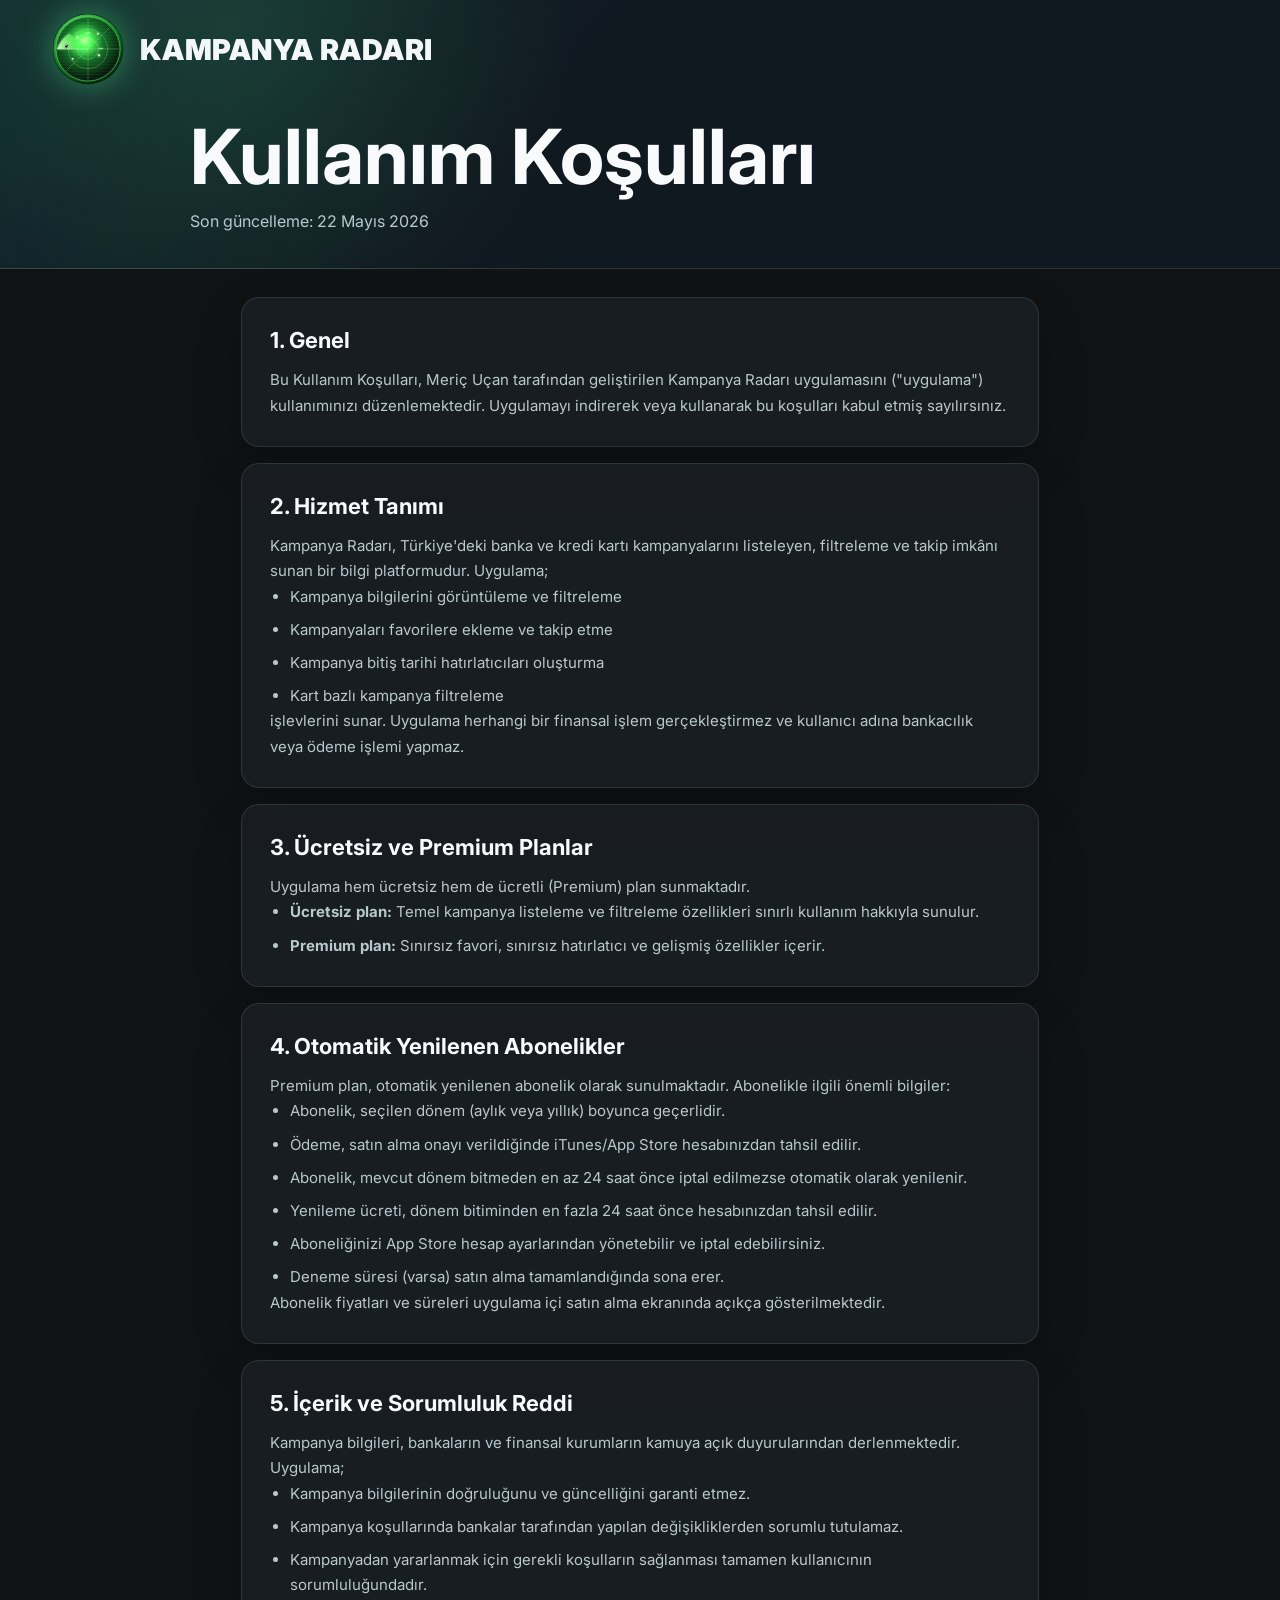
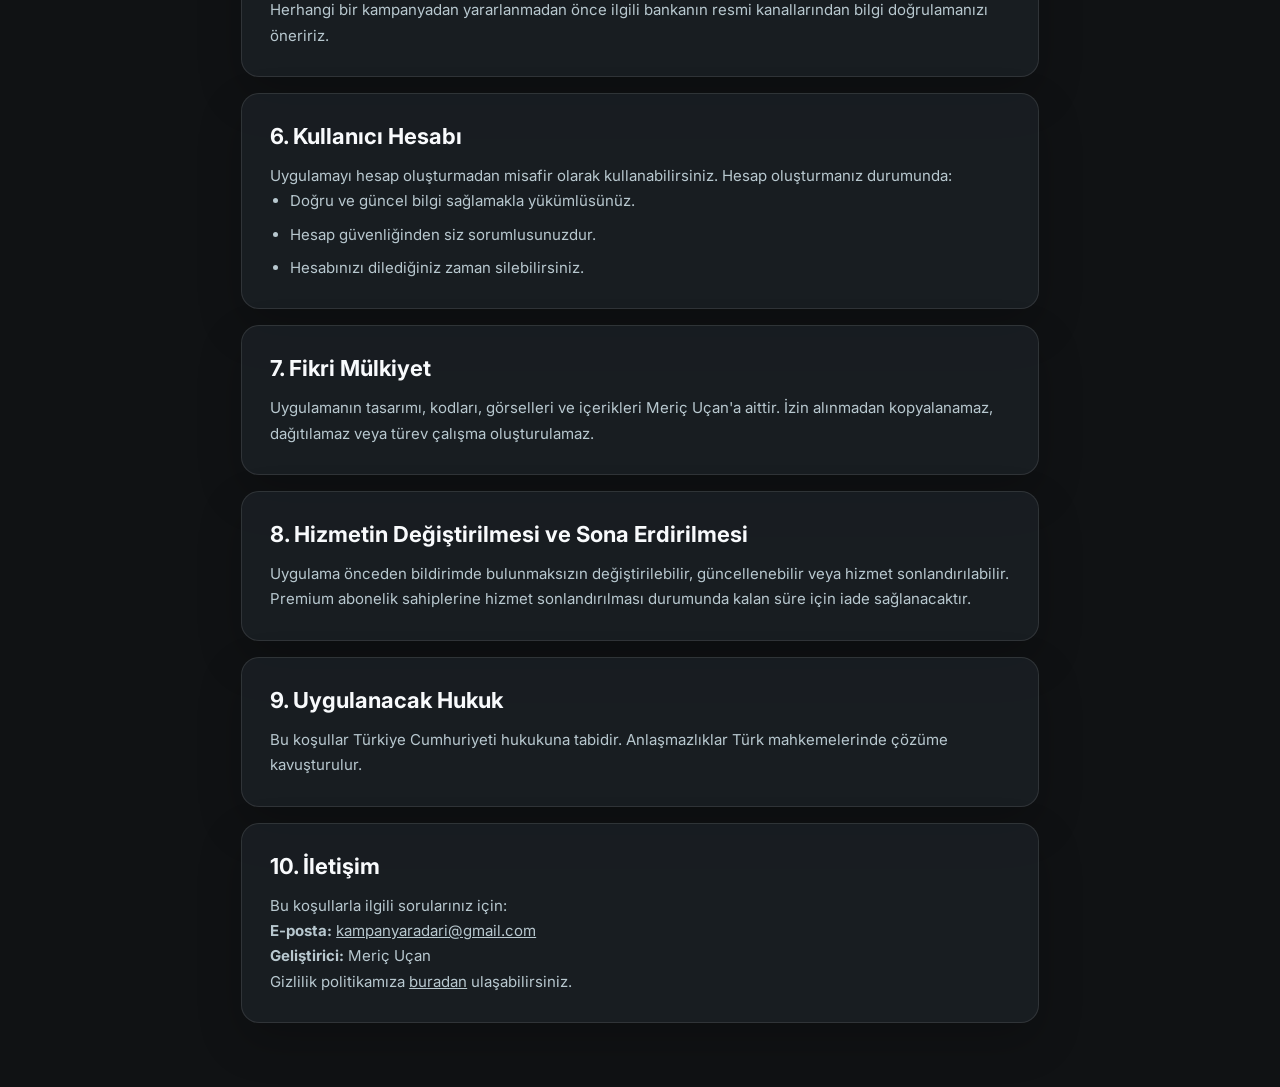
<file: docs/terms.html>
<!doctype html>
<html lang="tr">
<head>
  <meta charset="utf-8">
  <meta name="viewport" content="width=device-width, initial-scale=1">
  <title>Kullanım Koşulları | Kampanya Radarı</title>
  <link rel="preconnect" href="https://fonts.googleapis.com">
  <link rel="preconnect" href="https://fonts.gstatic.com" crossorigin>
  <link href="https://fonts.googleapis.com/css2?family=Inter:wght@400;500;600&display=swap" rel="stylesheet">
  <link rel="icon" type="image/svg+xml" href="./assets/radar-logo.svg">
  <link rel="stylesheet" href="./assets/styles.css">
</head>
<body class="legal-page">
  <header class="legal-hero">
    <nav class="nav top-bar">
      <a class="brand" href="./" aria-label="Kampanya Radarı ana sayfa">
        <img class="brand-logo" src="./assets/radar-logo.svg" width="42" height="42" alt="" aria-hidden="true">
        <span>KAMPANYA RADARI</span>
      </a>
    </nav>
    <div class="legal-title">
      <h1>Kullanım Koşulları</h1>
      <p>Son güncelleme: 22 Mayıs 2026</p>
    </div>
  </header>

  <main class="legal-main">
    <section class="legal-card">
      <h2>1. Genel</h2>
      <p>Bu Kullanım Koşulları, Meriç Uçan tarafından geliştirilen Kampanya Radarı uygulamasını ("uygulama") kullanımınızı düzenlemektedir. Uygulamayı indirerek veya kullanarak bu koşulları kabul etmiş sayılırsınız.</p>
    </section>

    <section class="legal-card">
      <h2>2. Hizmet Tanımı</h2>
      <p>Kampanya Radarı, Türkiye'deki banka ve kredi kartı kampanyalarını listeleyen, filtreleme ve takip imkânı sunan bir bilgi platformudur. Uygulama;</p>
      <ul>
        <li>Kampanya bilgilerini görüntüleme ve filtreleme</li>
        <li>Kampanyaları favorilere ekleme ve takip etme</li>
        <li>Kampanya bitiş tarihi hatırlatıcıları oluşturma</li>
        <li>Kart bazlı kampanya filtreleme</li>
      </ul>
      <p>işlevlerini sunar. Uygulama herhangi bir finansal işlem gerçekleştirmez ve kullanıcı adına bankacılık veya ödeme işlemi yapmaz.</p>
    </section>

    <section class="legal-card">
      <h2>3. Ücretsiz ve Premium Planlar</h2>
      <p>Uygulama hem ücretsiz hem de ücretli (Premium) plan sunmaktadır.</p>
      <ul>
        <li><strong>Ücretsiz plan:</strong> Temel kampanya listeleme ve filtreleme özellikleri sınırlı kullanım hakkıyla sunulur.</li>
        <li><strong>Premium plan:</strong> Sınırsız favori, sınırsız hatırlatıcı ve gelişmiş özellikler içerir.</li>
      </ul>
    </section>

    <section class="legal-card">
      <h2>4. Otomatik Yenilenen Abonelikler</h2>
      <p>Premium plan, otomatik yenilenen abonelik olarak sunulmaktadır. Abonelikle ilgili önemli bilgiler:</p>
      <ul>
        <li>Abonelik, seçilen dönem (aylık veya yıllık) boyunca geçerlidir.</li>
        <li>Ödeme, satın alma onayı verildiğinde iTunes/App Store hesabınızdan tahsil edilir.</li>
        <li>Abonelik, mevcut dönem bitmeden en az 24 saat önce iptal edilmezse otomatik olarak yenilenir.</li>
        <li>Yenileme ücreti, dönem bitiminden en fazla 24 saat önce hesabınızdan tahsil edilir.</li>
        <li>Aboneliğinizi App Store hesap ayarlarından yönetebilir ve iptal edebilirsiniz.</li>
        <li>Deneme süresi (varsa) satın alma tamamlandığında sona erer.</li>
      </ul>
      <p>Abonelik fiyatları ve süreleri uygulama içi satın alma ekranında açıkça gösterilmektedir.</p>
    </section>

    <section class="legal-card">
      <h2>5. İçerik ve Sorumluluk Reddi</h2>
      <p>Kampanya bilgileri, bankaların ve finansal kurumların kamuya açık duyurularından derlenmektedir. Uygulama;</p>
      <ul>
        <li>Kampanya bilgilerinin doğruluğunu ve güncelliğini garanti etmez.</li>
        <li>Kampanya koşullarında bankalar tarafından yapılan değişikliklerden sorumlu tutulamaz.</li>
        <li>Kampanyadan yararlanmak için gerekli koşulların sağlanması tamamen kullanıcının sorumluluğundadır.</li>
      </ul>
      <p>Herhangi bir kampanyadan yararlanmadan önce ilgili bankanın resmi kanallarından bilgi doğrulamanızı öneririz.</p>
    </section>

    <section class="legal-card">
      <h2>6. Kullanıcı Hesabı</h2>
      <p>Uygulamayı hesap oluşturmadan misafir olarak kullanabilirsiniz. Hesap oluşturmanız durumunda:</p>
      <ul>
        <li>Doğru ve güncel bilgi sağlamakla yükümlüsünüz.</li>
        <li>Hesap güvenliğinden siz sorumlusunuzdur.</li>
        <li>Hesabınızı dilediğiniz zaman silebilirsiniz.</li>
      </ul>
    </section>

    <section class="legal-card">
      <h2>7. Fikri Mülkiyet</h2>
      <p>Uygulamanın tasarımı, kodları, görselleri ve içerikleri Meriç Uçan'a aittir. İzin alınmadan kopyalanamaz, dağıtılamaz veya türev çalışma oluşturulamaz.</p>
    </section>

    <section class="legal-card">
      <h2>8. Hizmetin Değiştirilmesi ve Sona Erdirilmesi</h2>
      <p>Uygulama önceden bildirimde bulunmaksızın değiştirilebilir, güncellenebilir veya hizmet sonlandırılabilir. Premium abonelik sahiplerine hizmet sonlandırılması durumunda kalan süre için iade sağlanacaktır.</p>
    </section>

    <section class="legal-card">
      <h2>9. Uygulanacak Hukuk</h2>
      <p>Bu koşullar Türkiye Cumhuriyeti hukukuna tabidir. Anlaşmazlıklar Türk mahkemelerinde çözüme kavuşturulur.</p>
    </section>

    <section class="legal-card">
      <h2>10. İletişim</h2>
      <p>Bu koşullarla ilgili sorularınız için:</p>
      <p><strong>E-posta:</strong> <a href="mailto:kampanyaradari@gmail.com">kampanyaradari@gmail.com</a></p>
      <p><strong>Geliştirici:</strong> Meriç Uçan</p>
      <p>Gizlilik politikamıza <a href="./privacy.html">buradan</a> ulaşabilirsiniz.</p>
    </section>
  </main>
</body>
</html>
</file>
<file: docs/assets/styles.css>
:root {
  color-scheme: dark;
  --kr-primary: #4ade80;
  --kr-primary-light: #dcfce7;
  --kr-accent: #10b981;
  --kr-danger: #ef4444;
  --kr-warning: #f59e0b;
  --kr-text: #111827;
  --kr-muted: #6b7280;
  --kr-border: #e5e7eb;
  --kr-surface: #f9fafb;
  --font-main: 'Inter', system-ui, sans-serif;
  --bg: #101214;
  --hero: #101820;
  --panel: #1c2227;
  --panel-2: #242b31;
  --panel-3: #2b333a;
  --ink: #f4f7f8;
  --muted: #a7b3ba;
  --faint: #78858d;
  --line: rgba(255, 255, 255, 0.11);
  --primary: #20b59f;
  --amber: #d6a94a;
  --coral: #e36d5a;
  --blue: #86efac;
  --green: #5bd28b;
  --shadow: 0 22px 55px rgba(0, 0, 0, 0.34);
}

* { box-sizing: border-box; }
body {
  margin: 0;
  background: var(--bg);
  color: var(--ink);
  font-family: var(--font-main);
  font-size: 14px;
  font-weight: 400;
}
a { color: inherit; }
.hero {
  background:
    radial-gradient(circle at 22% 16%, rgba(74, 222, 128, 0.16), transparent 32%),
    radial-gradient(circle at 88% 2%, rgba(16, 185, 129, 0.18), transparent 34%),
    linear-gradient(115deg, rgba(34, 197, 94, 0.12), transparent 48%),
    var(--hero);
  border-bottom: 1px solid var(--line);
  padding: 12px clamp(16px, 4vw, 56px) 18px;
  overflow: hidden;
  position: relative;
}
.hero::before {
  background: url("./radar-logo.svg") center / contain no-repeat;
  content: "";
  height: clamp(190px, 22vw, 330px);
  left: 50%;
  opacity: .085;
  pointer-events: none;
  position: absolute;
  top: 50%;
  transform: translate(-50%, -48%) rotate(-10deg);
  width: clamp(190px, 22vw, 330px);
}
.hero > * { position: relative; z-index: 1; }
.nav, .hero-grid, main { margin: 0 auto; max-width: 1440px; }
.nav { align-items: center; display: flex; gap: 18px; justify-content: space-between; }
.top-bar { min-height: 64px; }
.brand { align-items: center; display: inline-flex; font-size: clamp(26px, 2.25vw, 34px); font-weight: 950; gap: 15px; letter-spacing: .02em; text-decoration: none; }
.brand-logo {
  border-radius: 999px; display: block; flex: 0 0 auto; height: clamp(62px, 5.8vw, 82px);
  filter: drop-shadow(0 0 16px rgba(74,222,128,.48)); object-fit: contain; width: clamp(62px, 5.8vw, 82px);
}
.top-bar-meta {
  align-items: flex-end; color: var(--muted); display: grid; gap: 4px 10px;
  grid-template-columns: minmax(0, 1fr) auto; justify-items: end; min-width: 0;
}
.top-intelligence {
  color: #86e7d7; font-size: 11px; font-weight: 950; grid-column: 1 / 2;
  letter-spacing: .02em; text-transform: none; white-space: nowrap;
}
.top-avatar {
  align-items: center; background: rgba(255,255,255,.08); border: 1px solid rgba(255,255,255,.12); border-radius: 999px; grid-column: 2; grid-row: 1 / 3;
  color: #dce7eb; display: inline-flex; flex: 0 0 auto; font-size: 10px; font-weight: 900; height: 28px; justify-content: center; width: 28px;
}
.brand-mark, .brand-badge {
  align-items: center; background: #f4f7f8; border-radius: 8px; color: #101820; display: inline-flex;
  font-size: 12px; font-weight: 950; height: 30px; justify-content: center; width: 30px;
}
.sync { color: var(--muted); font-size: 12px; font-weight: 800; overflow: hidden; text-overflow: ellipsis; white-space: nowrap; }
.info-banner {
  align-items: center; background: rgba(245,158,11,.14); border: 1px solid rgba(245,158,11,.34); border-radius: 8px;
  color: #fde68a; display: flex; font-size: 12px; font-weight: 600; gap: 12px; justify-content: space-between;
  line-height: 1.45; margin: 14px auto 0; max-width: 1440px; padding: 10px 12px;
}
.info-banner button {
  background: transparent; border: 0; color: #fde68a; cursor: pointer; flex: 0 0 auto; font-size: 20px;
  height: 28px; line-height: 1; padding: 0; width: 28px;
}
.hero-grid { align-items: center; display: grid; gap: clamp(18px, 3vw, 36px); grid-template-columns: minmax(760px, 1.24fr) minmax(340px, .56fr); padding-top: 10px; }
.hero-content { position: relative; }
.intro { max-width: 980px; }
.eyebrow { align-items: center; color: #86e7d7; display: flex; flex-wrap: wrap; font-size: 12px; font-weight: 900; gap: 9px; margin: 0 0 8px; text-transform: uppercase; }
.eyebrow span { border-left: 1px solid rgba(134,231,215,.34); color: #d4e6e2; padding-left: 9px; }
h1 { font-size: clamp(19px, 1.58vw, 24px); letter-spacing: 0; line-height: 1.08; margin: 0; max-width: 100%; white-space: nowrap; }
.hero-subtitle { color: #b8c8cf; font-size: 14px; line-height: 1.5; margin: 10px 0 0; max-width: 560px; }
.lead { color: #c8d3d8; font-size: 15px; line-height: 1.55; margin: 10px 0 0; max-width: 610px; }
.stats-panel { display: grid; gap: 8px; justify-self: end; max-width: 490px; width: 100%; }
.stats-glass-panel {
  backdrop-filter: blur(12px); background: rgba(255,255,255,.045); border: 1px solid rgba(255,255,255,.1);
  border-radius: 16px; box-shadow: 0 18px 54px rgba(0,0,0,.26), 0 0 42px rgba(74,222,128,.11); padding: 8px;
}
.snapshot { display: grid; gap: 8px; grid-template-columns: repeat(4, minmax(0, 1fr)); width: 100%; }
.snapshot div {
  background: rgba(255,255,255,.055); border: 1px solid rgba(255,255,255,.1); border-radius: 12px;
  min-width: 0; overflow: hidden; padding: 10px 11px; position: relative; transition: border-color 180ms ease, box-shadow 180ms ease, transform 180ms ease;
}
.snapshot div:hover { border-color: rgba(134,239,172,.44); box-shadow: 0 0 28px rgba(74,222,128,.13); transform: translateY(-1px); }
.snapshot span { color: var(--kr-muted); display: block; font-size: 10px; font-weight: 500; letter-spacing: .05em; margin-bottom: 5px; text-transform: uppercase; }
.snapshot strong { color: #f8fafc; display: block; font-size: 23px; font-weight: 700; line-height: 1.1; overflow: hidden; text-overflow: ellipsis; transition: color 180ms ease; white-space: nowrap; }
.snapshot div:hover strong { color: #bbf7d0; }
.snapshot i { bottom: 6px; color: rgba(32,181,159,.22); font-size: 29px; font-style: normal; position: absolute; right: 8px; }
.hero-results { align-items: center; background: rgba(32,181,159,.08); border: 1px solid rgba(32,181,159,.22); border-radius: 8px; color: var(--muted); display: flex; font-size: 10px; font-weight: 900; min-height: 27px; overflow: hidden; padding: 7px 10px; text-overflow: ellipsis; white-space: nowrap; }
main { padding: 14px clamp(16px, 4vw, 56px) 54px; }
.toolbar {
  background: transparent; display: grid; gap: 12px;
  grid-template-columns: minmax(0, 1fr); margin-bottom: 8px; padding: 8px 0 8px; position: sticky; top: 16px; transition: filter 180ms ease; z-index: 30;
}
.filter-toolbar.is-stuck { filter: drop-shadow(0 18px 28px rgba(0,0,0,.28)); }
.filters {
  align-items: end; backdrop-filter: blur(18px); background: rgba(28,34,39,.78); border: 1px solid rgba(255,255,255,.12); border-radius: 18px; box-shadow: 0 16px 38px rgba(0,0,0,.22);
  display: grid; gap: 12px; grid-template-columns: repeat(4, minmax(120px, .9fr)) minmax(260px, 1.65fr) auto; padding: 12px;
  transition: background 180ms ease, border-color 180ms ease, box-shadow 180ms ease;
}
.filter-toolbar.is-stuck .filters { background: rgba(21,26,31,.92); border-color: rgba(134,239,172,.2); box-shadow: 0 22px 54px rgba(0,0,0,.34), 0 0 28px rgba(74,222,128,.1); }
.filters > label { min-width: 0; }
label span { color: var(--muted); display: block; font-size: 13px; font-weight: 500; margin-bottom: 7px; }
select, input {
  background: var(--panel-2); border: 1px solid var(--line); border-radius: 8px; color: var(--ink);
  font-size: 14px; height: 40px; outline: none; padding: 0 11px; width: 100%;
}
select:focus, input:focus { border-color: rgba(32,181,159,.85); box-shadow: 0 0 0 3px rgba(32,181,159,.14); }
.filter-switches { align-items: center; display: flex; flex-wrap: wrap; gap: 8px; height: auto; min-height: 38px; min-width: 0; }
.hero-switches { margin-top: 12px; max-width: 760px; }
.toggle { align-items: center; background: var(--panel-2); border: 1px solid var(--line); border-radius: 999px; cursor: pointer; display: flex; gap: 8px; height: 36px; padding: 0 11px; transition: background 160ms ease, border-color 160ms ease, color 160ms ease; }
.toggle::before { background: rgba(255,255,255,.08); border: 1px solid var(--line); border-radius: 999px; content: ""; height: 13px; width: 13px; }
.toggle:hover { background: rgba(255,255,255,.08); border-color: rgba(32,181,159,.38); }
.toggle:has(input:checked) { background: rgba(32,181,159,.14); border-color: rgba(32,181,159,.62); color: #f4f7f8; }
.toggle:has(input:checked)::before { background: var(--primary); border-color: transparent; box-shadow: 0 0 0 4px rgba(32,181,159,.14); }
.toggle input { height: 1px; opacity: 0; position: absolute; width: 1px; }
.toggle span { font-size: 12px; margin: 0; white-space: nowrap; }
.action-toggle { color: #dce7eb; font: inherit; font-weight: 800; }
.action-toggle::before { display: none; }
.action-toggle:hover { color: #f4f7f8; transform: translateY(-1px); }
.bank-rail { display: flex; gap: 8px; overflow-x: auto; padding: 4px 0 8px; }
.bank-chip {
  background: var(--panel); border: 1px solid var(--line); border-radius: 8px; color: var(--muted); flex: 0 0 auto;
  font-size: 13px; font-weight: 850; padding: 9px 12px; position: relative; text-decoration: none; transition: transform 160ms ease, border-color 160ms ease, color 160ms ease, background 160ms ease;
}
.bank-chip:hover { background: var(--panel-2); border-color: rgba(32,181,159,.42); color: #e7f5f2; transform: translateY(-1px); }
.bank-chip.selected { background: rgba(32,181,159,.12); border-color: rgba(32,181,159,.48); color: #f4f7f8; }
.bank-chip.selected::after { background: var(--primary); border-radius: 999px; bottom: -1px; content: ""; height: 2px; left: 12px; position: absolute; right: 12px; }
.calculator-panel {
  background: linear-gradient(145deg, rgba(28,34,39,.96), rgba(21,26,31,.96)); border: 1px solid rgba(255,255,255,.12); border-radius: 18px; box-shadow: 0 22px 58px rgba(0,0,0,.32), 0 0 42px rgba(74,222,128,.09);
  display: grid; gap: 18px; margin: 16px auto 0; max-width: 1180px; padding: clamp(18px, 3vw, 30px); width: 100%;
}
.calculator-panel[hidden] { display: none; }
.calculator-panel p { color: #b8c8cf; font-size: 14px; }
.calculator-grid { display: grid; gap: 12px; grid-template-columns: repeat(5, minmax(0, 1fr)); max-width: none; }
.kr-slider-row {
  align-content: start; background: rgba(255,255,255,.035); border: 1px solid rgba(255,255,255,.08); border-radius: 14px;
  display: grid; gap: 10px; grid-template-columns: minmax(0, 1fr) 82px; margin: 0; padding: 12px;
}
.kr-slider-row label { color: #a8b4bb; font-size: 12px; font-weight: 800; grid-column: 1 / -1; }
.kr-slider-row input[type="range"] { grid-column: 1 / -1; height: 30px; min-width: 0; padding: 0; width: 100%; }
.manual-spend { background: var(--panel-2); border: 1px solid var(--line); border-radius: 8px; color: #eef5f7; font-size: 12px; font-weight: 700; height: 32px; min-width: 0; padding: 0 8px; width: 100%; }
.manual-spend:focus { border-color: rgba(32,181,159,.85); box-shadow: 0 0 0 3px rgba(32,181,159,.12); outline: none; }
.kr-slider-row span { align-self: center; color: #dce7eb; font-size: 12px; font-weight: 800; text-align: right; }
.calculator-total {
  align-items: center; background: rgba(32,181,159,.08); border: 1px solid rgba(32,181,159,.18); border-radius: 12px;
  color: #dce7eb; display: flex; flex-wrap: wrap; font-size: 13px; font-weight: 800; gap: 14px; justify-content: space-between; padding: 10px 12px;
}
.calculator-total strong { color: #86e7d7; }
.calculator-results { display: grid; gap: 8px; }
.calculator-result {
  align-items: center; background: var(--panel-2); border: 1px solid var(--line); border-radius: 8px; color: #dce7eb;
  cursor: pointer; display: flex; gap: 12px; justify-content: space-between; min-height: 46px; padding: 11px 14px; text-align: left;
}
.calculator-result:hover { border-color: rgba(74,222,128,.5); box-shadow: 0 0 0 3px rgba(74,222,128,.12); }
.calculator-result span { color: #dce7eb; font-size: 13px; font-weight: 800; margin: 0; min-width: 0; overflow: hidden; text-overflow: ellipsis; white-space: nowrap; }
.calculator-result strong { color: #86e7d7; font-size: 14px; white-space: nowrap; }
.settings-open { align-self: end; background: var(--panel-2); border: 1px solid var(--line); border-radius: 12px; color: #dce7eb; cursor: pointer; font-size: 17px; font-weight: 900; height: 40px; justify-self: end; min-height: 40px; padding: 0; white-space: nowrap; width: 42px; }
.settings-open:hover { background: rgba(32,181,159,.13); border-color: rgba(32,181,159,.45); color: #f4f7f8; }
.settings-hint {
  align-self: start; color: rgba(167,179,186,.72); font-size: 11px; font-weight: 650; grid-column: 1 / -1;
  line-height: 1.35; margin: -2px 2px 0; min-width: 0; overflow: hidden; text-overflow: ellipsis; white-space: nowrap;
}
.settings-drawer { background: transparent; border: 0; color: var(--ink); height: 100vh; inset: 0 0 0 auto; margin: 0 0 0 auto; max-height: 100vh; max-width: min(500px, calc(100vw - 20px)); padding: 0; position: fixed; width: min(500px, calc(100vw - 20px)); }
.settings-drawer::backdrop { background: rgba(0,0,0,.58); backdrop-filter: blur(6px); }
.settings-shell { background: var(--bg); border-left: 1px solid var(--line); box-shadow: var(--shadow); display: flex; flex-direction: column; gap: 14px; min-height: 100%; overflow: auto; padding: 18px; }
.settings-head { align-items: center; display: flex; gap: 14px; justify-content: space-between; }
.settings-head span { color: var(--primary); display: block; font-size: 11px; font-weight: 950; margin-bottom: 5px; text-transform: uppercase; }
.settings-head h2 { font-size: 24px; }
.settings-close { background: var(--panel-2); border: 1px solid var(--line); border-radius: 8px; color: var(--ink); cursor: pointer; height: 36px; min-height: 36px; padding: 0; width: 36px; }
.settings-copy { border-bottom: 1px solid var(--line); padding-bottom: 14px; }
.settings-drawer .manual-entry, .settings-drawer .my-cards-panel, .settings-drawer .value-panel, .settings-drawer .health-panel, .settings-drawer .history-panel { margin: 0; }
.settings-drawer .manual-form { grid-template-columns: 1fr; }
.manual-entry, .my-cards-panel, .value-panel, .history-panel { background: var(--panel); border: 1px solid var(--line); border-radius: 8px; margin: 0 0 16px; padding: 0; }
.manual-entry summary, .my-cards-panel summary, .value-panel summary, .history-panel summary { color: #dce7eb; cursor: pointer; font-size: 13px; font-weight: 950; list-style: none; padding: 14px 16px; }
.manual-entry summary::-webkit-details-marker, .my-cards-panel summary::-webkit-details-marker, .value-panel summary::-webkit-details-marker, .history-panel summary::-webkit-details-marker { display: none; }
.manual-entry summary::after, .my-cards-panel summary::after, .value-panel summary::after, .history-panel summary::after { color: var(--primary); content: "+"; float: right; font-size: 18px; line-height: 1; }
.manual-entry[open] summary::after, .my-cards-panel[open] summary::after, .value-panel[open] summary::after, .history-panel[open] summary::after { content: "-"; }
.my-cards-grid { border-top: 1px solid var(--line); display: flex; flex-wrap: wrap; gap: 8px; padding: 14px; }
.card-pick { align-items: center; background: var(--panel-2); border: 1px solid var(--line); border-radius: 8px; display: inline-flex; gap: 8px; min-height: 38px; padding: 0 11px; }
.card-pick input { accent-color: var(--primary); height: 16px; width: 16px; }
.card-pick span { color: #dce7eb; font-size: 13px; font-weight: 900; margin: 0; }
.spend-control { border-top: 1px solid var(--line); display: grid; gap: 12px; padding: 14px; }
.spend-control label { align-items: center; display: flex; justify-content: space-between; }
.spend-control label span { margin: 0; }
.spend-control strong { color: var(--primary); font-size: 18px; }
.spend-control input { accent-color: var(--primary); padding: 0; }
.conversion-note { border-left: 3px solid #e5e7eb; color: var(--muted); font-size: 11px; line-height: 1.45; padding-left: 8px; }
.health-panel { background: var(--panel); border: 1px solid var(--line); border-radius: 8px; margin: 0 0 16px; }
.health-panel summary { color: #dce7eb; cursor: pointer; font-size: 13px; font-weight: 950; list-style: none; padding: 14px 16px; }
.health-panel summary::-webkit-details-marker { display: none; }
.health-panel summary::after { color: var(--primary); content: "+"; float: right; font-size: 18px; line-height: 1; }
.health-panel[open] summary::after { content: "-"; }
.health-grid { border-top: 1px solid var(--line); display: flex; flex-direction: column; gap: 8px; padding: 14px; }
.health-item { align-items: center; background: var(--panel-2); border: 1px solid var(--line); border-left: 4px solid rgba(156,163,175,.7); border-radius: 8px; display: grid; gap: 6px 10px; grid-template-columns: minmax(88px, 1fr) auto auto; padding: 12px; }
.health-item.health-fresh { border-left-color: #10b981; }
.health-item.health-warn { border-left-color: #f59e0b; }
.health-item.health-stale { background: rgba(227,109,90,.08); border-color: rgba(227,109,90,.34); border-left-color: #ef4444; }
.health-item strong, .health-item span, .health-item small { display: block; }
.health-item strong { font-size: 13px; }
.health-item span { color: var(--muted); font-size: 12px; font-weight: 850; }
.health-item small { color: var(--faint); font-size: 11px; font-weight: 850; text-align: right; }
.history-shell { border-top: 1px solid var(--line); display: grid; gap: 12px; padding: 14px; }
.history-summary { color: #dce7eb; font-size: 13px; font-weight: 850; }
.history-list { display: grid; gap: 8px; }
.history-item { background: var(--panel-2); border: 1px solid var(--line); border-radius: 8px; display: grid; gap: 4px; padding: 10px; }
.history-item span { color: #dce7eb; font-size: 12px; font-weight: 800; }
.history-item strong { color: var(--primary); font-size: 12px; }
.history-item small, .history-empty { color: var(--muted); font-size: 12px; }
.history-actions { display: flex; flex-wrap: wrap; gap: 8px; }
.danger-button { background: rgba(239,68,68,.12); border: 1px solid rgba(239,68,68,.34); border-radius: 8px; color: #fca5a5; cursor: pointer; font-size: 13px; font-weight: 800; min-height: 40px; padding: 0 14px; }
.danger-button:hover { background: rgba(239,68,68,.18); }
.manual-form { border-top: 1px solid var(--line); display: grid; gap: 12px; grid-template-columns: minmax(180px,1.1fr) minmax(180px,1.3fr) minmax(180px,1fr) minmax(180px,1fr) auto; padding: 14px; }
.campaigns { display: grid; gap: 16px; grid-template-columns: repeat(auto-fill, minmax(310px, 1fr)); }
@keyframes spin { to { transform: rotate(360deg); } }
@keyframes shimmer {
  0% { background-position: -400px 0; }
  100% { background-position: 400px 0; }
}
.state-panel {
  background: var(--panel); border: 1px solid var(--line); border-radius: 8px; grid-column: 1/-1;
  padding: 42px clamp(18px, 4vw, 46px); text-align: center;
}
.state-panel h2 { color: var(--ink); font-size: 20px; font-weight: 700; margin: 0 0 8px; }
.state-panel p { color: var(--muted); margin: 0 auto; max-width: 560px; }
.state-panel p strong { color: #dce7eb; font-weight: 700; }
.state-icon { display: block; margin: 0 auto 14px; }
.loading-spinner { animation: spin 1s linear infinite; color: #1a56db; display: block; margin: 0 auto 12px; }
.skeleton-state-grid { display: grid; gap: 12px; grid-template-columns: repeat(3, minmax(0, 1fr)); margin-top: 20px; }
.skeleton-state-card { background: #fff; border: 1px solid var(--kr-border); border-radius: 10px; padding: 14px; text-align: left; }
.skeleton {
  animation: shimmer 1.4s infinite; background: linear-gradient(90deg,#f0f0f0 25%,#e8e8e8 50%,#f0f0f0 75%);
  background-size: 400px 100%; border-radius: 8px; height: 16px;
}
.skeleton-title { margin-bottom: 12px; width: 100%; }
.skeleton-line { margin-bottom: 8px; width: 86%; }
.skeleton-line.short { width: 64%; }
.skeleton-footer { margin-top: 16px; width: 42%; }
.state-actions { align-items: center; display: flex; flex-wrap: wrap; gap: 10px; justify-content: center; margin-top: 18px; }
.secondary-button, .secondary-link {
  align-items: center; background: var(--panel-2); border: 1px solid var(--line); border-radius: 8px; color: #dce7eb;
  cursor: pointer; display: inline-flex; font-size: 13px; font-weight: 800; justify-content: center; min-height: 40px; padding: 0 14px; text-decoration: none;
}
.secondary-button:hover, .secondary-link:hover { background: rgba(255,255,255,.08); border-color: rgba(32,181,159,.38); color: #f4f7f8; }
.apply-button {
  align-items: center; background: linear-gradient(135deg, rgba(74,222,128,.96), rgba(32,181,159,.94));
  border: 1px solid rgba(134,239,172,.55); border-radius: 10px; box-shadow: 0 12px 24px rgba(16,185,129,.18);
  color: #04110f; cursor: pointer; display: inline-flex; font-size: 13px; font-weight: 950; justify-content: center;
  min-height: 40px; padding: 0 16px; text-decoration: none; transition: transform 160ms ease, box-shadow 160ms ease, filter 160ms ease;
}
.apply-button:hover { box-shadow: 0 16px 30px rgba(16,185,129,.25); filter: brightness(1.05); transform: translateY(-1px); }
.apply-button:active { transform: translateY(0); }
.urgent-banner {
  background: rgba(245,158,11,.12); border: 1px solid rgba(245,158,11,.36); border-radius: 8px; color: #fde68a;
  display: grid; gap: 10px; grid-column: 1/-1; padding: 14px;
}
.urgent-banner-head { align-items: center; display: flex; gap: 12px; justify-content: space-between; }
.urgent-banner strong { color: #fff7d6; font-size: 14px; }
.urgent-banner ul { color: #f8d783; display: grid; font-size: 12px; gap: 5px; list-style: none; margin: 0; padding: 0; }
.campaign-card { background: var(--panel); border: 1px solid var(--line); border-radius: 8px; box-shadow: 0 4px 20px rgba(0,0,0,.3), 0 16px 38px rgba(0,0,0,.18); display: flex; flex-direction: column; min-height: 100%; overflow: hidden; transition: transform 200ms ease, box-shadow 200ms ease, border-color 200ms ease, opacity 200ms ease; }
.campaign-card:hover { border-color: rgba(32,181,159,.42); box-shadow: var(--shadow); transform: translateY(-2px); }
.campaign-card.is-expired { opacity: .5; }
.campaign-card.deadline-warning-card { border-color: rgba(245,158,11,.38); }
.campaign-card.deadline-danger-card { border-color: rgba(239,68,68,.5); }
.campaign-card.urgent-hours-card { border-left: 4px solid #ef4444; }
.campaign-card.urgent-days-card { border-left: 4px solid #f59e0b; }
.campaign-card.calculator-highlight { outline: 2px solid #1a56db; outline-offset: 3px; }
.campaign-card.used-card { border-left: 4px solid #10b981; }
.radar-card { display: flex; flex-direction: column; gap: 12px; padding: 14px; }
.radar-card.is-expired { filter: grayscale(1); opacity: .5; }
.card-header { align-items: center; display: grid; gap: 10px; grid-template-columns: 32px minmax(0, 1fr) 34px; }
.bank-logo { align-items: center; background: var(--logo-bg, #3b82f6); border-radius: 999px; display: inline-flex; height: 32px; justify-content: center; overflow: hidden; width: 32px; }
.bank-logo img { display: block; height: 100%; object-fit: cover; width: 100%; }
.bank-logo span { color: #fff; font-size: 11px; font-weight: 700; line-height: 1; }
.card-bank-meta { display: grid; gap: 4px; min-width: 0; }
.card-bank-meta strong { color: #eef5f7; font-size: 13px; font-weight: 600; max-width: 100%; overflow: hidden; text-overflow: ellipsis; white-space: nowrap; }
.card-bank-meta .category-badge { align-self: start; font-size: 10px; padding: 5px 7px; }
.card-body { align-content: start; display: grid; gap: 4px; min-height: 72px; }
.card-title { display: -webkit-box; font-size: 14px; font-weight: 600; line-height: 1.35; margin: 0 0 4px; overflow: hidden; text-overflow: ellipsis; -webkit-box-orient: vertical; -webkit-line-clamp: 3; }
.card-description { color: var(--muted); display: -webkit-box; font-size: 12px; line-height: 1.45; margin: 0; overflow: hidden; text-overflow: ellipsis; -webkit-box-orient: vertical; -webkit-line-clamp: 2; }
.card-footer { align-items: center; display: flex; flex-wrap: wrap; gap: 8px; justify-content: space-between; min-height: 32px; }
.card-source { display: grid; gap: 10px; margin-top: auto; padding-top: 2px; }
.card-source span { color: var(--faint); font-size: 10px; font-weight: 500; }
.source-disclaimer { border-top: 1px solid #f3f4f6; color: #9ca3af; display: block; font-size: 10px; margin-top: 6px; padding-top: 6px; }
.source-button { align-items: center; background: transparent; border: 1px solid rgba(74,222,128,.48); border-radius: 8px; color: #bbf7d0; cursor: pointer; display: inline-flex; font-size: 13px; font-weight: 700; gap: 6px; justify-content: center; min-height: 36px; padding: 0 12px; transition: background 180ms ease, border-color 180ms ease, color 180ms ease; }
.source-button:hover { background: var(--kr-primary); border-color: var(--kr-primary); color: #fff; }
.used-button { align-items: center; background: var(--panel-2); border: 1px solid var(--line); border-radius: 8px; color: #dce7eb; cursor: pointer; display: inline-flex; font-size: 13px; font-weight: 800; justify-content: center; min-height: 34px; padding: 0 12px; }
.used-button:hover { border-color: rgba(16,185,129,.46); color: #86efac; }
.used-button.is-used { border-color: #10b981; color: #10b981; cursor: default; }
.media { align-items: center; aspect-ratio: 16/9; background: linear-gradient(135deg, rgba(32,181,159,.16), rgba(214,169,74,.1)), var(--panel-3); display: flex; justify-content: center; overflow: hidden; text-decoration: none; }
.media img { display: block; height: 100%; object-fit: cover; transition: transform 220ms ease; width: 100%; }
.campaign-card:hover .media img { transform: scale(1.035); }
.media-monogram { align-items: center; background: var(--logo-bg, #1a56db); border-radius: 18px; color: #fff; display: inline-flex; font-size: 42px; font-weight: 950; height: 96px; justify-content: center; width: 96px; }
.campaign-body { display: flex; flex: 1; flex-direction: column; gap: 15px; padding: 18px; }
.campaign-topline, .campaign-meta, .campaign-footer, .badges { align-items: center; display: flex; gap: 9px; }
.campaign-topline { justify-content: space-between; }
.campaign-meta { flex: 1; min-width: 0; }
.bank-name { color: #dce7eb; display: block; font-size: 12px; font-weight: 950; overflow: hidden; text-overflow: ellipsis; white-space: nowrap; }
.status, .category-badge, .reward-badge, .date-badge, .gain-badge, .urgent-badge { border-radius: 999px; display: inline-flex; flex: 0 0 auto; font-size: 11px; font-weight: 950; line-height: 1; padding: 7px 9px; }
.status.active { background: rgba(91,210,139,.13); color: var(--green); }
.status.inactive { background: rgba(227,109,90,.13); color: var(--coral); }
.favorite-button { background: var(--panel-2); border: 1px solid var(--line); border-radius: 8px; color: #9ca3af; cursor: pointer; font-size: 19px; height: 34px; line-height: 1; transition: transform 150ms ease, background 150ms ease, color 150ms ease; width: 34px; }
.favorite-button:hover, .favorite-button.selected { background: rgba(245,158,11,.16); border-color: rgba(245,158,11,.42); color: #f59e0b; }
.favorite-button.is-bumping { animation: favorite-pop 150ms ease; }
.favorite-wrap { display: inline-grid; position: relative; }
.favorite-urgent-dot { background: #f59e0b; border: 2px solid var(--panel); border-radius: 999px; height: 10px; position: absolute; right: -2px; top: -2px; width: 10px; }
@keyframes favorite-pop { 50% { transform: scale(1.4); } }
.badges { flex-wrap: wrap; margin-bottom: 2px; }
.category-badge { background: rgba(156,163,175,.14); color: #cbd5e1; }
.category-travel { background: rgba(59,130,246,.16); color: #93c5fd; }
.category-food { background: rgba(249,115,22,.17); color: #fdba74; }
.category-market { background: rgba(16,185,129,.16); color: #86efac; }
.category-fuel { background: rgba(14,165,233,.16); color: #7dd3fc; }
.category-online { background: rgba(139,92,246,.17); color: #c4b5fd; }
.category-opportunity { background: rgba(245,158,11,.17); color: #fcd34d; }
.category-general { background: rgba(156,163,175,.14); color: #cbd5e1; }
.badge-kategori { background: #1f2937; color: #9ca3af; }
.badge-kategori[data-kategori="Market"],
.badge-kategori[data-kategori="market"],
.badge-kategori[data-kategori="Süpermarket"] { background: #14532d; color: #4ade80; }
.badge-kategori[data-kategori="Restoran"],
.badge-kategori[data-kategori="restoran"],
.badge-kategori[data-kategori="Yemek"] { background: #7f1d1d; color: #f87171; }
.badge-kategori[data-kategori="Akaryakıt"],
.badge-kategori[data-kategori="Yakıt"],
.badge-kategori[data-kategori="akaryakıt"] { background: #7c2d12; color: #fb923c; }
.badge-kategori[data-kategori="Seyahat"],
.badge-kategori[data-kategori="seyahat"] { background: #1e3a5f; color: #60a5fa; }
.badge-kategori[data-kategori="Online"],
.badge-kategori[data-kategori="online"],
.badge-kategori[data-kategori="E-ticaret"] { background: #4c1d95; color: #c4b5fd; }
.badge-kategori[data-kategori="Genel"],
.badge-kategori[data-kategori="genel"] { background: #1f2937; color: #9ca3af; }
.reward-badge { background: rgba(103,167,255,.13); color: var(--blue); }
.reward-tl, .reward-indirim { background: rgba(91,210,139,.16); color: #7ff0a7; }
.reward-card-tl { background: #d1fae5; color: #065f46; }
.reward-card-percent { background: #dbeafe; color: #1e40af; }
.reward-card-puan { background: #ede9fe; color: #5b21b6; }
.reward-card-mil { background: #fef3c7; color: #92400e; }
.reward-card-default { background: rgba(107,114,128,.18); color: #cbd5e1; }
.reward-percent { background: rgba(103,167,255,.17); color: #8fbdff; }
.reward-puan { background: rgba(214,169,74,.17); color: #f0cf7b; }
.reward-mil { background: rgba(245,158,11,.17); color: #f8c471; }
.reward-taksit { background: rgba(103,167,255,.17); color: #8fbdff; }
.reward-ayricalik { background: rgba(227,109,90,.16); color: #ff9a8c; }
.reward-firsat { background: rgba(178,143,255,.15); color: #c9b5ff; }
.date-badge { background: rgba(214,169,74,.13); color: #e9c878; }
.gain-badge { background: rgba(26,86,219,.18); color: #93c5fd; }
.deadline-neutral { background: rgba(107,114,128,.18); color: #cbd5e1; }
.deadline-warning { background: rgba(245,158,11,.18); color: #facc15; }
.deadline-danger { background: rgba(239,68,68,.2); color: #fca5a5; }
.deadline-expired { background: rgba(107,114,128,.12); color: #9ca3af; }
.pulse { animation: pulse-danger 1.1s ease-in-out infinite; }
@keyframes pulse-danger { 50% { box-shadow: 0 0 0 4px rgba(239,68,68,.16); } }
.urgent-badge { background: rgba(227,109,90,.18); color: #ff9a8c; }
.urgent-hours { background: rgba(239,68,68,.22); color: #fecaca; }
.urgent-days { background: rgba(245,158,11,.2); color: #fde68a; }
h2 { font-size: 18px; letter-spacing: 0; line-height: 1.34; margin: 0; }
.campaign-highlight { align-self: flex-start; background: rgba(32,181,159,.12); border: 1px solid rgba(32,181,159,.34); border-radius: 8px; color: #73f0dd; font-size: 18px; font-weight: 950; line-height: 1.15; padding: 9px 11px; }
p { color: var(--muted); font-size: 14px; line-height: 1.5; margin: 0; }
.campaign-footer { border-top: 1px solid var(--line); justify-content: space-between; margin-top: auto; padding-top: 15px; }
.campaign-footer span { color: var(--faint); font-size: 10px; font-weight: 850; }
.campaign-footer a { align-items: center; background: #f4f7f8; border-radius: 8px; color: #101820; display: inline-flex; font-size: 13px; font-weight: 950; gap: 6px; padding: 9px 12px; text-decoration: none; }
.external-icon { font-size: 12px; line-height: 1; opacity: .72; }
.detail-button { background: var(--panel-2); border: 1px solid var(--line); border-radius: 8px; color: #dce7eb; cursor: pointer; font-size: 13px; font-weight: 950; min-height: 36px; padding: 0 12px; }
.detail-modal, .used-modal { background: transparent; border: 0; color: var(--ink); max-width: min(560px, calc(100vw - 28px)); padding: 0; }
.detail-modal::backdrop, .used-modal::backdrop { background: rgba(0,0,0,.62); backdrop-filter: blur(6px); }
.modal-card { background: var(--panel); border: 1px solid var(--line); border-radius: 8px; box-shadow: var(--shadow); padding: 22px; position: relative; }
.modal-close { background: var(--panel-2); border: 1px solid var(--line); border-radius: 8px; color: var(--ink); cursor: pointer; height: 34px; min-height: 34px; padding: 0; position: absolute; right: 14px; top: 14px; width: 34px; }
.modal-bank { color: var(--primary); display: block; font-size: 12px; font-weight: 950; margin: 0 42px 10px 0; }
.modal-title { margin: 0 42px 14px 0; }
.modal-description { margin: 14px 0 18px; }
.modal-link { align-items: center; background: var(--primary); border-radius: 8px; color: #04110f; display: inline-flex; font-size: 13px; font-weight: 950; gap: 7px; padding: 10px 13px; text-decoration: none; }
.used-modal-card { display: grid; gap: 14px; min-width: min(420px, calc(100vw - 32px)); }
.used-modal-card label { color: #a8b4bb; display: grid; font-size: 12px; font-weight: 800; gap: 7px; }
.used-modal-card input, .used-modal-card textarea { background: var(--panel-2); border: 1px solid var(--line); border-radius: 8px; color: #eef5f7; font: inherit; padding: 10px 11px; resize: vertical; }
.used-modal-card input:focus, .used-modal-card textarea:focus { border-color: rgba(32,181,159,.85); box-shadow: 0 0 0 3px rgba(32,181,159,.12); outline: none; }
.used-modal-actions { display: flex; gap: 10px; justify-content: flex-end; }
.empty { background: var(--panel); border: 1px solid var(--line); border-radius: 8px; grid-column: 1/-1; padding: 44px 34px; text-align: center; }
.empty-icon { align-items: center; background: rgba(214,169,74,.14); border: 1px solid rgba(214,169,74,.28); border-radius: 8px; color: var(--amber); display: inline-flex; font-size: 28px; height: 56px; justify-content: center; margin-bottom: 16px; width: 56px; }
.empty .apply-button { margin-top: 16px; }
.empty-actions { align-items: center; display: flex; gap: 10px; justify-content: center; margin-top: 16px; }
.empty-actions a { background: #f4f7f8; border-radius: 8px; color: #101820; font-size: 13px; font-weight: 950; padding: 11px 13px; text-decoration: none; }
.error-state .empty-icon { background: rgba(239,68,68,.16); border-color: rgba(239,68,68,.32); color: #fca5a5; }
.site-disclaimer {
  color: #6b7280; font-size: 11px; line-height: 1.55; margin: 0 auto; max-width: 720px; padding: 24px 16px;
  text-align: center;
}
.site-links { align-items: center; display: flex; flex-wrap: wrap; gap: 10px; justify-content: center; margin-top: 14px; }
.site-links a {
  border: 1px solid rgba(32,181,159,.22); border-radius: 999px; color: #86e7d7; font-size: 11px; font-weight: 850;
  padding: 7px 10px; text-decoration: none;
}
.site-links a:hover { background: rgba(32,181,159,.1); border-color: rgba(32,181,159,.48); color: #d7fff7; }
.legal-page { background: var(--bg); min-height: 100vh; }
.legal-hero {
  background:
    radial-gradient(circle at 18% 12%, rgba(74,222,128,.14), transparent 32%),
    linear-gradient(135deg, rgba(32,181,159,.12), transparent 42%),
    var(--hero);
  border-bottom: 1px solid var(--line);
  padding: 12px clamp(18px, 4vw, 56px) 34px;
}
.legal-back {
  background: rgba(255,255,255,.07); border: 1px solid rgba(255,255,255,.12); border-radius: 999px;
  color: #dce7eb; font-size: 13px; font-weight: 850; padding: 10px 13px; text-decoration: none;
}
.legal-back:hover { background: rgba(32,181,159,.12); border-color: rgba(32,181,159,.42); color: #f4f7f8; }
.legal-title { margin: 34px auto 0; max-width: 900px; }
.legal-title span { color: #86e7d7; display: block; font-size: 12px; font-weight: 950; letter-spacing: .04em; margin-bottom: 10px; text-transform: uppercase; }
.legal-title h1 { color: #f8fafc; font-size: clamp(36px, 7vw, 76px); line-height: .96; margin: 0; white-space: normal; }
.legal-title p { color: #b8c8cf; font-size: 16px; line-height: 1.55; margin-top: 16px; max-width: 720px; }
.legal-main { display: grid; gap: 16px; max-width: 900px; padding: 28px clamp(18px, 4vw, 56px) 64px; }
.legal-card {
  background: rgba(28,34,39,.72); border: 1px solid rgba(255,255,255,.1); border-radius: 18px;
  box-shadow: 0 18px 46px rgba(0,0,0,.2); padding: clamp(18px, 3vw, 28px);
}
.legal-card h2 { color: #f8fafc; font-size: 22px; margin-bottom: 12px; }
.legal-card p, .legal-card li { color: #b8c8cf; font-size: 15px; line-height: 1.68; }
.legal-card ul { margin: 0; padding-left: 20px; }
.legal-card li + li { margin-top: 8px; }
.back-to-top { align-items: center; background: var(--primary); border: 0; border-radius: 8px; bottom: 22px; box-shadow: 0 16px 34px rgba(0,0,0,.32); color: #04110f; cursor: pointer; display: inline-flex; font-size: 22px; font-weight: 950; height: 44px; justify-content: center; opacity: 0; pointer-events: none; position: fixed; right: 22px; transform: translateY(10px); transition: opacity 160ms ease, transform 160ms ease; width: 44px; z-index: 50; }
.back-to-top.visible { opacity: 1; pointer-events: auto; transform: translateY(0); }
@media (max-width: 1180px) {
  .hero-grid, .filters { grid-template-columns: 1fr; }
  .calculator-grid { grid-template-columns: repeat(2, minmax(0, 1fr)); }
  .filter-switches, .settings-open { grid-column: auto; justify-self: stretch; }
  .settings-hint { grid-column: 1 / -1; margin-top: 0; }
  .snapshot { grid-template-columns: repeat(2, minmax(0, 1fr)); }
  .stats-panel { max-width: none; }
  .filter-switches { height: auto; }
  .manual-form { grid-template-columns: 1fr; }
}
@media (max-width: 640px) {
  .nav { align-items: stretch; flex-direction: column; }
  .brand { font-size: 22px; }
  .brand-logo { height: 56px; width: 56px; }
  .top-bar-meta { align-items: flex-start; justify-items: start; }
  .top-intelligence { font-size: 10px; }
  h1 { font-size: 28px; line-height: 1.12; white-space: normal; }
  .hero::before { height: 230px; left: auto; opacity: .07; right: -74px; top: 178px; transform: rotate(-10deg); width: 230px; }
  .toolbar { position: static; }
  .hero-grid { gap: 16px; padding-top: 16px; }
  .filter-switches, .bank-rail { overflow-x: auto; padding-bottom: 4px; }
  .toggle, .settings-open { flex: 0 0 auto; }
  .health-item { align-items: start; grid-template-columns: 1fr; }
  .health-item small { text-align: left; }
  .snapshot { gap: 8px; grid-template-columns: repeat(2, minmax(0, 1fr)); }
  .calculator-grid { grid-template-columns: 1fr; }
  .snapshot div { padding: 10px 12px; }
  .snapshot strong { font-size: 22px; }
  .snapshot span { font-size: 10px; }
  .campaigns { gap: 10px; grid-template-columns: repeat(2, minmax(0, 1fr)); }
  .skeleton-state-grid { grid-template-columns: 1fr; }
  .campaign-card { border-radius: 7px; }
  .media { aspect-ratio: 4/3; }
  .campaign-body { gap: 9px; padding: 11px; }
  .brand-badge { border-radius: 7px; font-size: 10px; height: 28px; width: 28px; }
  .bank-name, .campaign-footer span, .campaign-card p { display: none; }
  .radar-card { gap: 10px; padding: 10px; }
  .radar-card .card-description { display: -webkit-box; }
  .card-header { gap: 8px; grid-template-columns: 32px minmax(0, 1fr) 32px; }
  .card-bank-meta strong { font-size: 11px; }
  .card-footer { align-items: flex-start; flex-direction: column; }
  .status, .category-badge, .reward-badge, .date-badge, .urgent-badge { font-size: 10px; padding: 6px 7px; }
  .kr-slider-row { align-items: center; display: grid; gap: 8px; grid-template-columns: 70px 1fr 80px; margin: 8px 0; }
  .kr-slider-row label { color: var(--kr-muted); font-size: 12px; }
  .kr-slider-row input[type="range"] { width: 100%; }
  .kr-slider-row input[type="number"] { background: var(--kr-surface); border: 1px solid var(--kr-border); border-radius: 6px; color: var(--kr-text); font-size: 12px; padding: 4px 6px; width: 100%; }
  .kr-slider-row span { display: none; }
  #kalk-sonuc .calculator-result { font-size: 11px; min-height: 36px; padding: 8px; }
  #kalk-sonuc .kampanya-adi { max-width: 180px; overflow: hidden; text-overflow: ellipsis; white-space: nowrap; }
  .campaign-card h2 { font-size: 13px; line-height: 1.25; }
  .card-title { -webkit-line-clamp: 2; }
  .campaign-highlight { font-size: 13px; padding: 7px 8px; }
  .campaign-footer { gap: 7px; padding-top: 10px; }
  .campaign-footer a, .detail-button { flex: 1 1 0; font-size: 11px; justify-content: center; min-height: 32px; padding: 0 7px; }
  h1 { font-size: 30px; }
}
</file>
